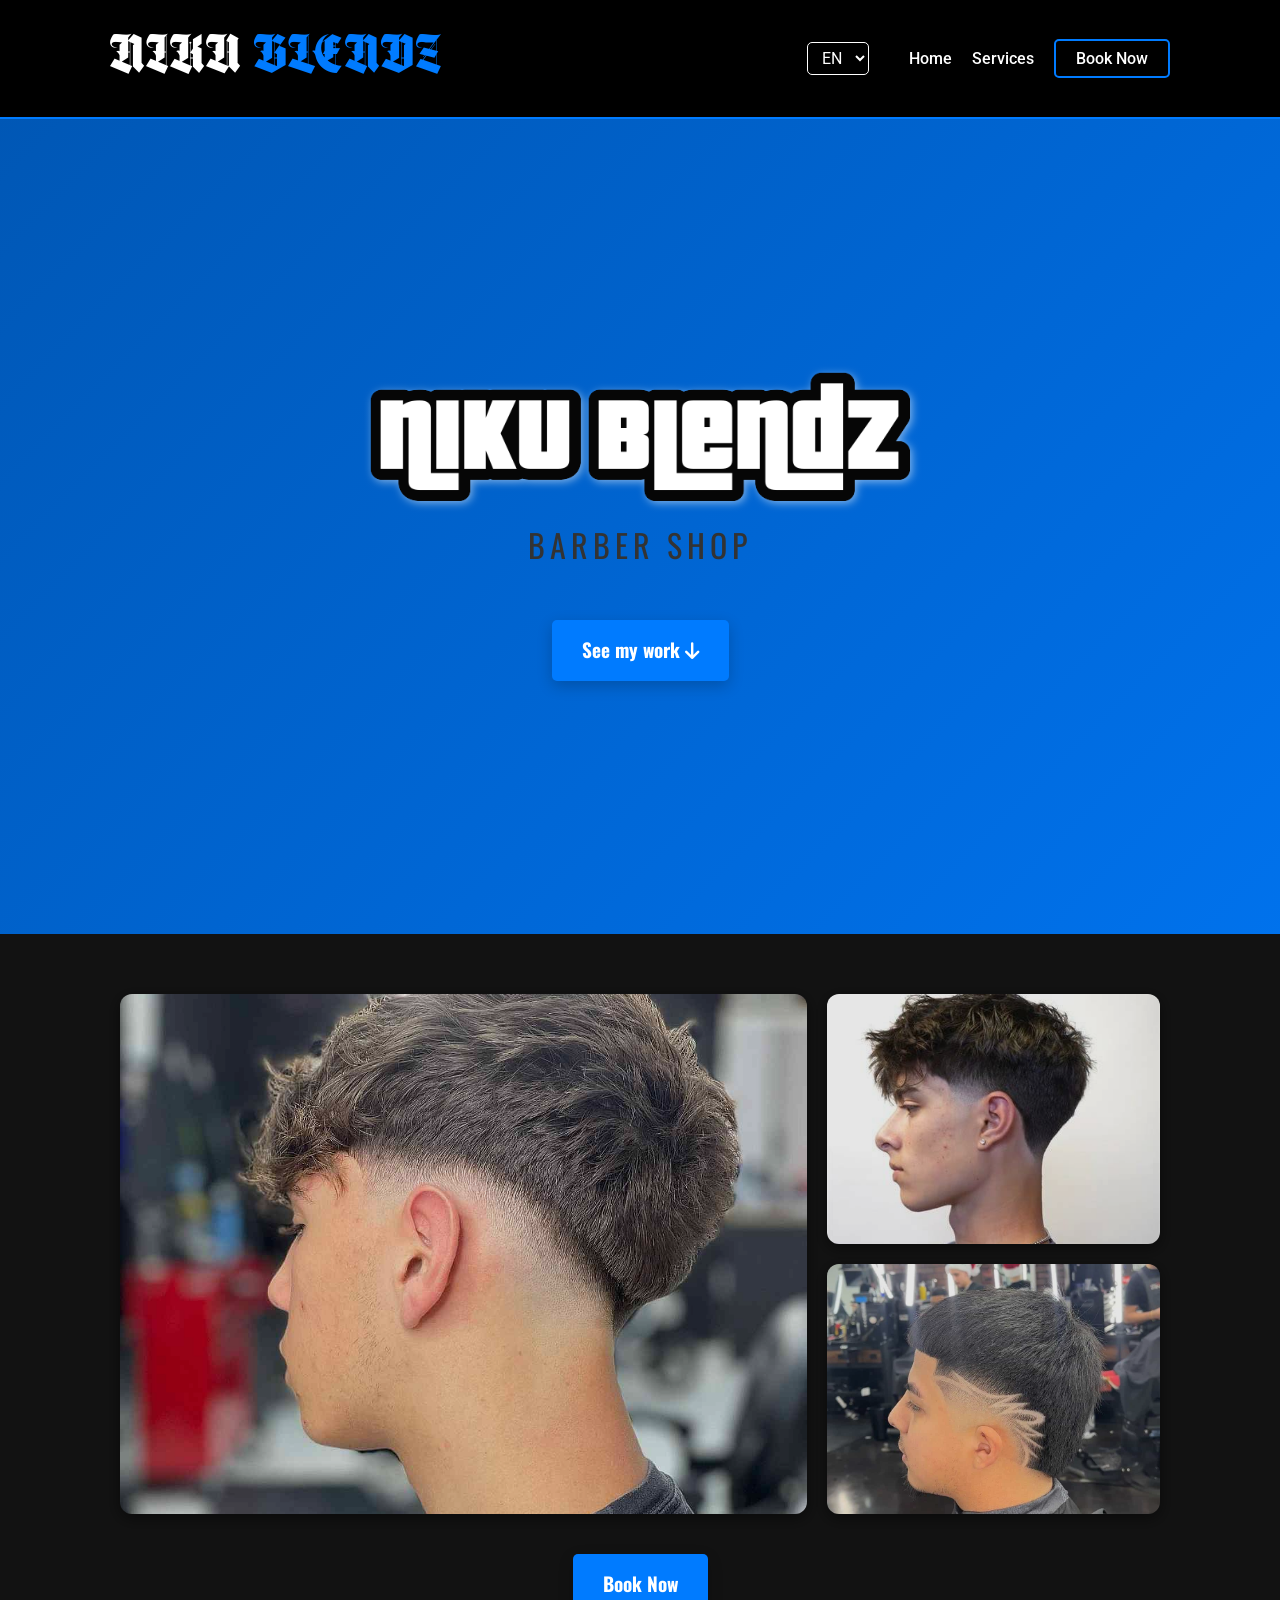
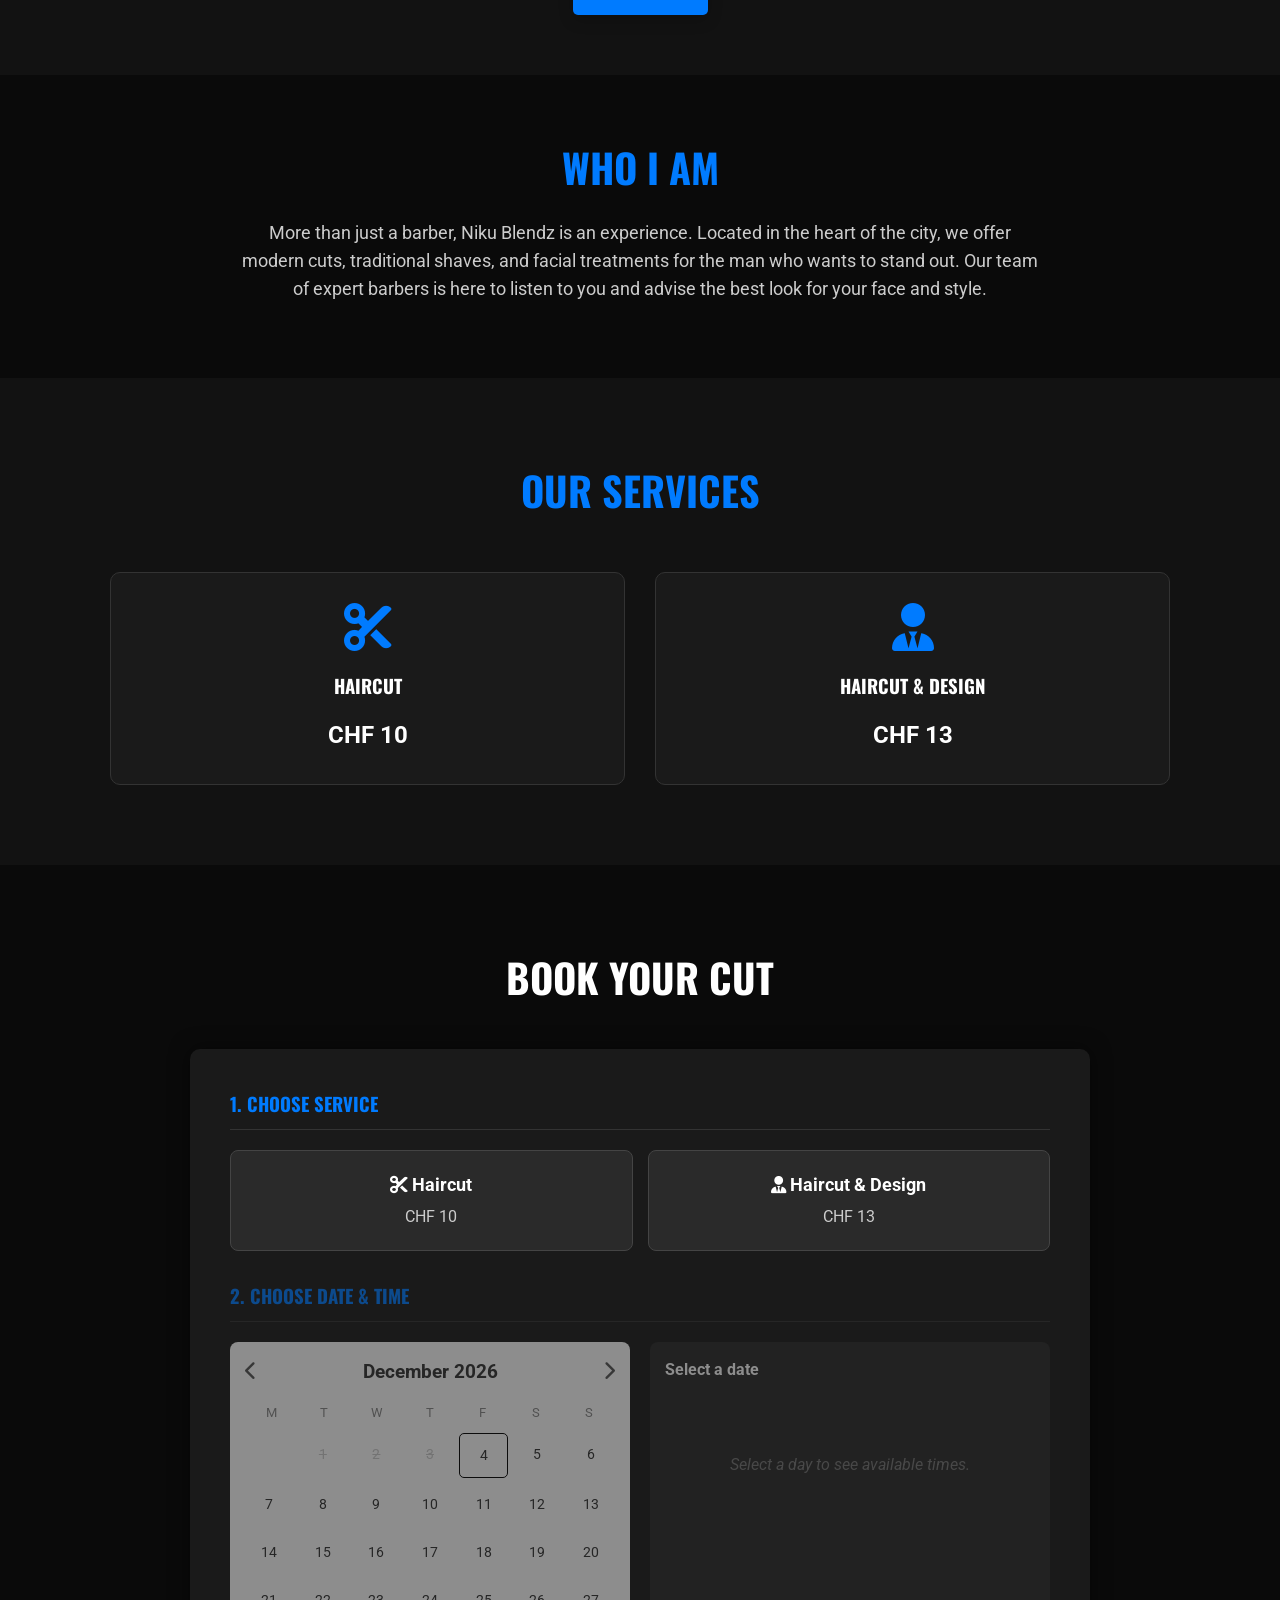
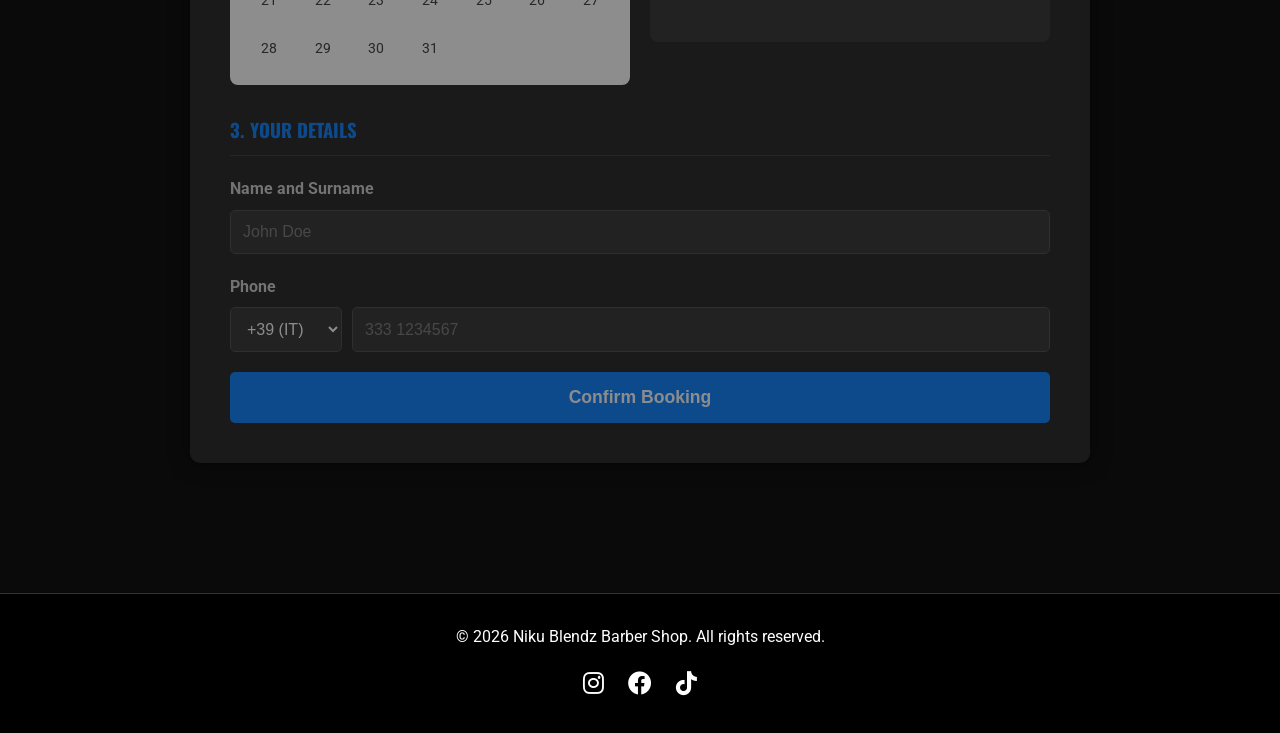
<file: Projects-main/Niku-Blendz/index.html>
<!DOCTYPE html>
<html lang="it">
<head>
    <meta charset="UTF-8">
    <meta name="viewport" content="width=device-width, initial-scale=1.0">
    <title>Niku Blendz - Barber Shop</title>
    <link rel="stylesheet" href="styles.css?v=2">
    <link rel="stylesheet" href="https://cdnjs.cloudflare.com/ajax/libs/font-awesome/6.0.0/css/all.min.css">
    <link href="https://fonts.googleapis.com/css2?family=Kaushan+Script&family=Roboto:wght@400;700&family=Oswald:wght@500;700&display=swap" rel="stylesheet">
</head>
<body>
    <header>
        <div class="container">
            <div class="logo">
                <h1>Niku <span class="accent">Blendz</span></h1>
            </div>
            <nav>
                <div class="lang-selector">
                    <select id="languageSelect">
                        <option value="en">EN</option>
                        <option value="de">DE</option>
                    </select>
                </div>
                <ul>
                    <li><a href="#home" data-lang-key="nav.home">Home</a></li>
                    <li><a href="#services" data-lang-key="nav.services">Services</a></li>
                    <li><a href="#booking" class="btn-nav" data-lang-key="nav.book">Book Now</a></li>
                </ul>
            </nav>
        </div>
    </header>

    <section id="home" class="hero">
        <div class="hero-content">
            <img src="logo.png" alt="Niku Blendz Logo" class="hero-logo">
            <p class="hero-subtitle" data-lang-key="hero.subtitle">Barber Shop</p>
            <a href="#gallery" class="btn-main"><span data-lang-key="hero.cta">See my work</span> <i class="fas fa-arrow-down"></i></a>
        </div>
    </section>

    <section id="gallery" class="gallery">
        <div class="container">
            <!-- Images Only - No Title -->
            <div class="gallery-grid">
                <img src="Low Taper.jpg" alt="Low Taper" class="gallery-img">
                <img src="Taper-Fade.jpg" alt="Taper Fade" class="gallery-img">
                <img src="Design1.jpg" alt="Hair Design 1" class="gallery-img">
                
            </div>

            <div style="text-align: center; margin-top: 40px;">
                <a href="#booking" class="btn-main" data-lang-key="nav.book">Book Now</a>
            </div>
        </div>
    </section>

    <section id="welcome" class="welcome-section">
        <div class="container">
            <div class="welcome-text">
                <h2 data-lang-key="about.title">Who I Am</h2>
                <p data-lang-key="about.text">More than just a barber, Niku Blendz is an experience. Located in the heart of the city, we offer modern cuts, traditional shaves, and facial treatments for the man who wants to stand out. Our team of expert barbers is here to listen to you and advise the best look for your face and style.</p>
            </div>
        </div>
    </section>

    <section id="services" class="services">
        <div class="container">
            <h2 data-lang-key="services.title">Our Services</h2>
            <div class="service-grid">
                <div class="service-card">
                    <i class="fas fa-cut"></i>
                    <h3 data-lang-key="services.haircut">Haircut</h3>
                    
                    <span class="price">CHF 10</span>
                </div>
                <div class="service-card">
                    <i class="fas fa-user-tie"></i>
                    <h3 data-lang-key="services.haircut_design">Haircut & Design</h3>
                    <span class="price">CHF 13</span>
                </div>
            </div>
        </div>
    </section>

    <section id="booking" class="booking">
        <div class="container">
            <h2 data-lang-key="booking.title">Book Your Cut</h2>
            
            <form id="bookingForm">
                <div class="booking-wrapper">
                    <!-- Selezione Servizio -->
                    <div class="form-section">
                        <h3 data-lang-key="booking.step1">1. Choose Service</h3>
                        <div class="service-selection-grid" id="serviceSelection">
                            <div class="service-option" data-value="taglio">
                                <span class="service-name"><i class="fas fa-cut"></i> <span data-lang-key="services.haircut">Haircut</span></span>
                                <span class="service-price">CHF 10</span>
                            </div>
                            <div class="service-option" data-value="completo">
                                <span class="service-name"><i class="fas fa-user-tie"></i> <span data-lang-key="services.haircut_design">Haircut & Design</span></span>
                                <span class="service-price">CHF 13</span>
                            </div>
                        </div>
                        <input type="hidden" id="service" name="service" required>
                    </div>

                    <!-- Calendario e Orari -->
                    <div id="dateTimeSection" class="form-section hidden-section">
                        <h3 data-lang-key="booking.step2">2. Choose Date & Time</h3>
                        <div class="calendar-layout">
                            <!-- Calendario Custom -->
                            <div class="calendar-container">
                                <div class="calendar-header">
                                    <button type="button" id="prevMonth"><i class="fas fa-chevron-left"></i></button>
                                    <h4 id="monthYear">January 2026</h4>
                                    <button type="button" id="nextMonth"><i class="fas fa-chevron-right"></i></button>
                                </div>
                                <div class="calendar-weekdays">
                                    <div data-lang-key="weekday.mon">M</div>
                                    <div data-lang-key="weekday.tue">T</div>
                                    <div data-lang-key="weekday.wed">W</div>
                                    <div data-lang-key="weekday.thu">T</div>
                                    <div data-lang-key="weekday.fri">F</div>
                                    <div data-lang-key="weekday.sat">S</div>
                                    <div data-lang-key="weekday.sun">S</div>
                                </div>
                                <div class="calendar-days" id="calendarDays">
                                    <!-- Days will be generated by JS -->
                                </div>
                            </div>

                            <!-- Orari Disponibili -->
                            <div class="time-slots-container">
                                <h4 id="selectedDateDisplay" data-lang-key="calendar.select_date">Select a date</h4>
                                <div id="timeSlots" class="time-slots-grid">
                                    <!-- Time slots will be generated by JS -->
                                    <p class="placeholder-text" data-lang-key="calendar.placeholder_times">Select a day to see available times.</p>
                                </div>
                            </div>
                        </div>
                        <input type="hidden" id="selectedDate" name="date" required>
                        <input type="hidden" id="selectedTime" name="time" required>
                        <p id="dateTimeError" class="error-msg"></p>
                    </div>

                    <!-- Dati Personali -->
                    <div id="detailsSection" class="form-section hidden-section">
                        <h3 data-lang-key="booking.step3">3. Your Details</h3>
                        <div class="form-group">
                            <label for="name" data-lang-key="booking.details.name">Name and Surname</label>
                            <input type="text" id="name" required placeholder="John Doe">
                        </div>
                        <div class="form-group">
                            <label for="phone" data-lang-key="booking.details.phone">Phone</label>
                            <div class="phone-input-group">
                                <select id="phonePrefix" class="phone-prefix">
                                    <option value="+39" selected>+39 (IT)</option>
                                    <option value="+41">+41 (CH)</option>
                                    <option value="+49">+49 (DE)</option>
                                    <option value="+33">+33 (FR)</option>
                                    <option value="+44">+44 (UK)</option>
                                    <option value="+1">+1 (US)</option>
                                </select>
                                <input type="tel" id="phone" required placeholder="333 1234567">
                            </div>
                        </div>
                        <button type="submit" class="btn-submit" data-lang-key="booking.submit">Confirm Booking</button>
                    </div>
                </div>
            </form>

            <div id="confirmationMessage" class="hidden">
                <i class="fas fa-check-circle"></i>
                <p data-lang-key="booking.confirmation">Thanks! Your booking has been received. We will contact you soon for confirmation.</p>
            </div>
        </div>
    </section>

    <footer>
        <div class="container">
            <p data-lang-key="footer.rights">&copy; 2026 Niku Blendz Barber Shop. All rights reserved.</p>
            <div class="socials">
                <a href="#"><i class="fab fa-instagram"></i></a>
                <a href="#"><i class="fab fa-facebook"></i></a>
                <a href="#"><i class="fab fa-tiktok"></i></a>
            </div>
        </div>
    </footer>

    <script src="script.js?v=2"></script>
</body>
</html>
</file>
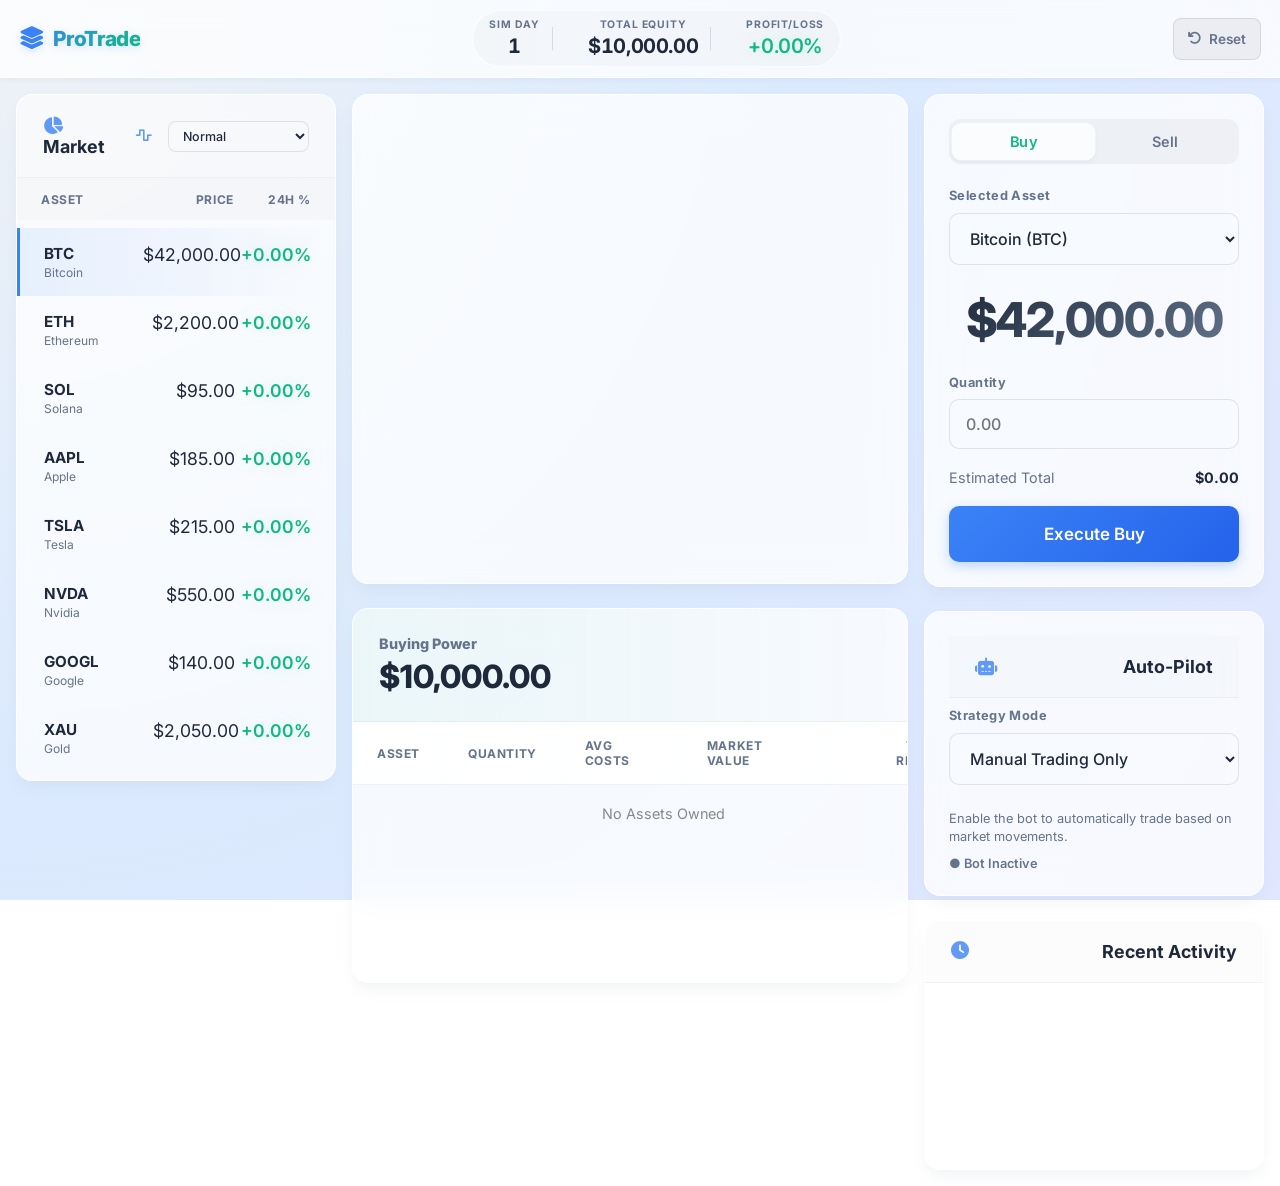
<file: Projects-main/Trading-Simulator/index.html>
<!DOCTYPE html>
<html lang="en">
<head>
    <meta charset="UTF-8">
    <meta name="viewport" content="width=device-width, initial-scale=1.0">
    <title>ProTrade | Advanced Simulator</title>
    <!-- Fonts -->
    <link rel="preconnect" href="https://fonts.googleapis.com">
    <link rel="preconnect" href="https://fonts.gstatic.com" crossorigin>
    <link href="https://fonts.googleapis.com/css2?family=Inter:wght@400;500;600;700;800&display=swap" rel="stylesheet">
    <!-- Icons -->
    <link rel="stylesheet" href="https://cdnjs.cloudflare.com/ajax/libs/font-awesome/6.4.0/css/all.min.css">
    <link rel="stylesheet" href="styles.css">
</head>
<body>

    <!-- Navbar -->
    <header class="top-bar">
        <div class="logo">
            <i class="fas fa-layer-group"></i> ProTrade
        </div>
        
        <div class="stats-group">
            <div class="stat-item">
                <span class="label">Sim Day</span>
                <span id="day-counter" class="value">1</span>
            </div>
            <div class="stat-divider"></div>
            <div class="stat-item">
                <span class="label">Total Equity</span>
                <span id="total-equity" class="value">$10,000.00</span>
            </div>
            <div class="stat-divider"></div>
            <div class="stat-item">
                <span class="label">Profit/Loss</span>
                <span id="total-pl" class="value">0.00%</span>
            </div>
        </div>

        <div class="controls">
            <button id="reset-btn" class="btn-reset" title="Reset Simulation"><i class="fas fa-undo"></i> Reset</button>
        </div>
    </header>

    <!-- Main Grid -->
    <main class="dashboard-grid">
        
        <!-- Left: Market -->
        <section class="panel market-panel">
            <h3>
                <span><i class="fas fa-chart-pie"></i> Market</span>
                <div class="volatility-control" style="font-size: 0.8rem; font-weight: normal;">
                    <i class="fas fa-wave-square"></i>
                    <select id="risk-level" title="Market Volatility">
                        <option value="low">Low Volatility</option>
                        <option value="medium" selected>Normal</option>
                        <option value="high">High Volatility</option>
                    </select>
                </div>
            </h3>
            <div class="market-list-header">
                <span>Asset</span>
                <span style="text-align:right">Price</span>
                <span style="text-align:right">24h %</span>
            </div>
            <div id="market-list" class="market-list">
                <!-- JS Injection -->
            </div>
        </section>

        <!-- Center: Chart & Portfolio -->
        <section class="center-column">
            <!-- Chart -->
            <div class="panel chart-panel">
                <div id="chart-tooltip"></div>
                <canvas id="portfolio-chart"></canvas>
            </div>

            <!-- Holdings -->
            <div class="panel holdings-panel">
                <div class="cash-display">
                    <span style="font-size: 0.9rem; color: var(--text-secondary); display: block; margin-bottom: 5px;">Buying Power</span>
                    <span id="available-cash">$10,000.00</span>
                </div>
                <div class="holdings-table-container">
                    <table class="holdings-table">
                        <thead>
                            <tr>
                                <th>Asset</th>
                                <th>Quantity</th>
                                <th>Avg Costs</th>
                                <th>Market Value</th>
                                <th style="text-align: right;">Total Return</th>
                            </tr>
                        </thead>
                        <tbody id="holdings-list">
                            <!-- JS Injection -->
                        </tbody>
                    </table>
                </div>
            </div>
        </section>

        <!-- Right: Actions -->
        <section class="right-panel">
            
            <!-- Analysis & Trade -->
            <div class="trade-box">
                <div class="tabs">
                    <button class="tab-btn active" data-tab="buy">Buy</button>
                    <button class="tab-btn" data-tab="sell">Sell</button>
                </div>

                <div class="form-group">
                    <label>Selected Asset</label>
                    <select id="trade-asset-select">
                        <!-- JS Injection -->
                    </select>
                </div>

                <div id="trade-price-display" class="price-display-large">$0.00</div>

                <div class="form-group">
                    <label>Quantity</label>
                    <div class="input-wrapper">
                        <input type="number" id="trade-qty" min="0" step="0.01" placeholder="0.00">
                    </div>
                </div>

                <div class="trade-summary" style="display: flex; justify-content: space-between; margin-bottom: 20px; font-size: 0.9rem;">
                    <span style="color: var(--text-secondary)">Estimated Total</span>
                    <strong id="trade-total">$0.00</strong>
                </div>

                <button id="confirm-trade-btn" class="btn-primary">Execute Order</button>
            </div>

            <!-- Strategy Bot -->
            <div class="panel" style="padding: 1.5rem;">
                <h3><i class="fas fa-robot"></i> Auto-Pilot</h3>
                <div class="form-group">
                    <label style="margin-top: 10px;">Strategy Mode</label>
                    <select id="strategy-select">
                        <option value="none">Manual Trading Only</option>
                        <option value="buy-dip">Conservative (Buy Dips)</option>
                        <option value="momentum">Aggressive (Momentum)</option>
                    </select>
                </div>
                <div style="font-size: 0.8rem; color: var(--text-secondary); line-height: 1.4; margin-top: 5px;" id="strategy-desc">
                    Enable the bot to automatically trade based on market movements.
                </div>
                <div id="bot-status" style="margin-top: 10px; font-size: 0.8rem; font-weight: 600; color: var(--text-secondary);">
                    ● Bot Inactive
                </div>
            </div>

            <!-- History -->
            <div class="panel history-box">
                <h3><i class="fas fa-clock"></i> Recent Activity</h3>
                <div id="transaction-list" class="transaction-list">
                    <!-- JS Injection -->
                </div>
            </div>
        </section>
    </main>

    <!-- Toast Container -->
    <div id="toast-container"></div>

    <script src="script.js"></script>
</body>
</html>
</file>
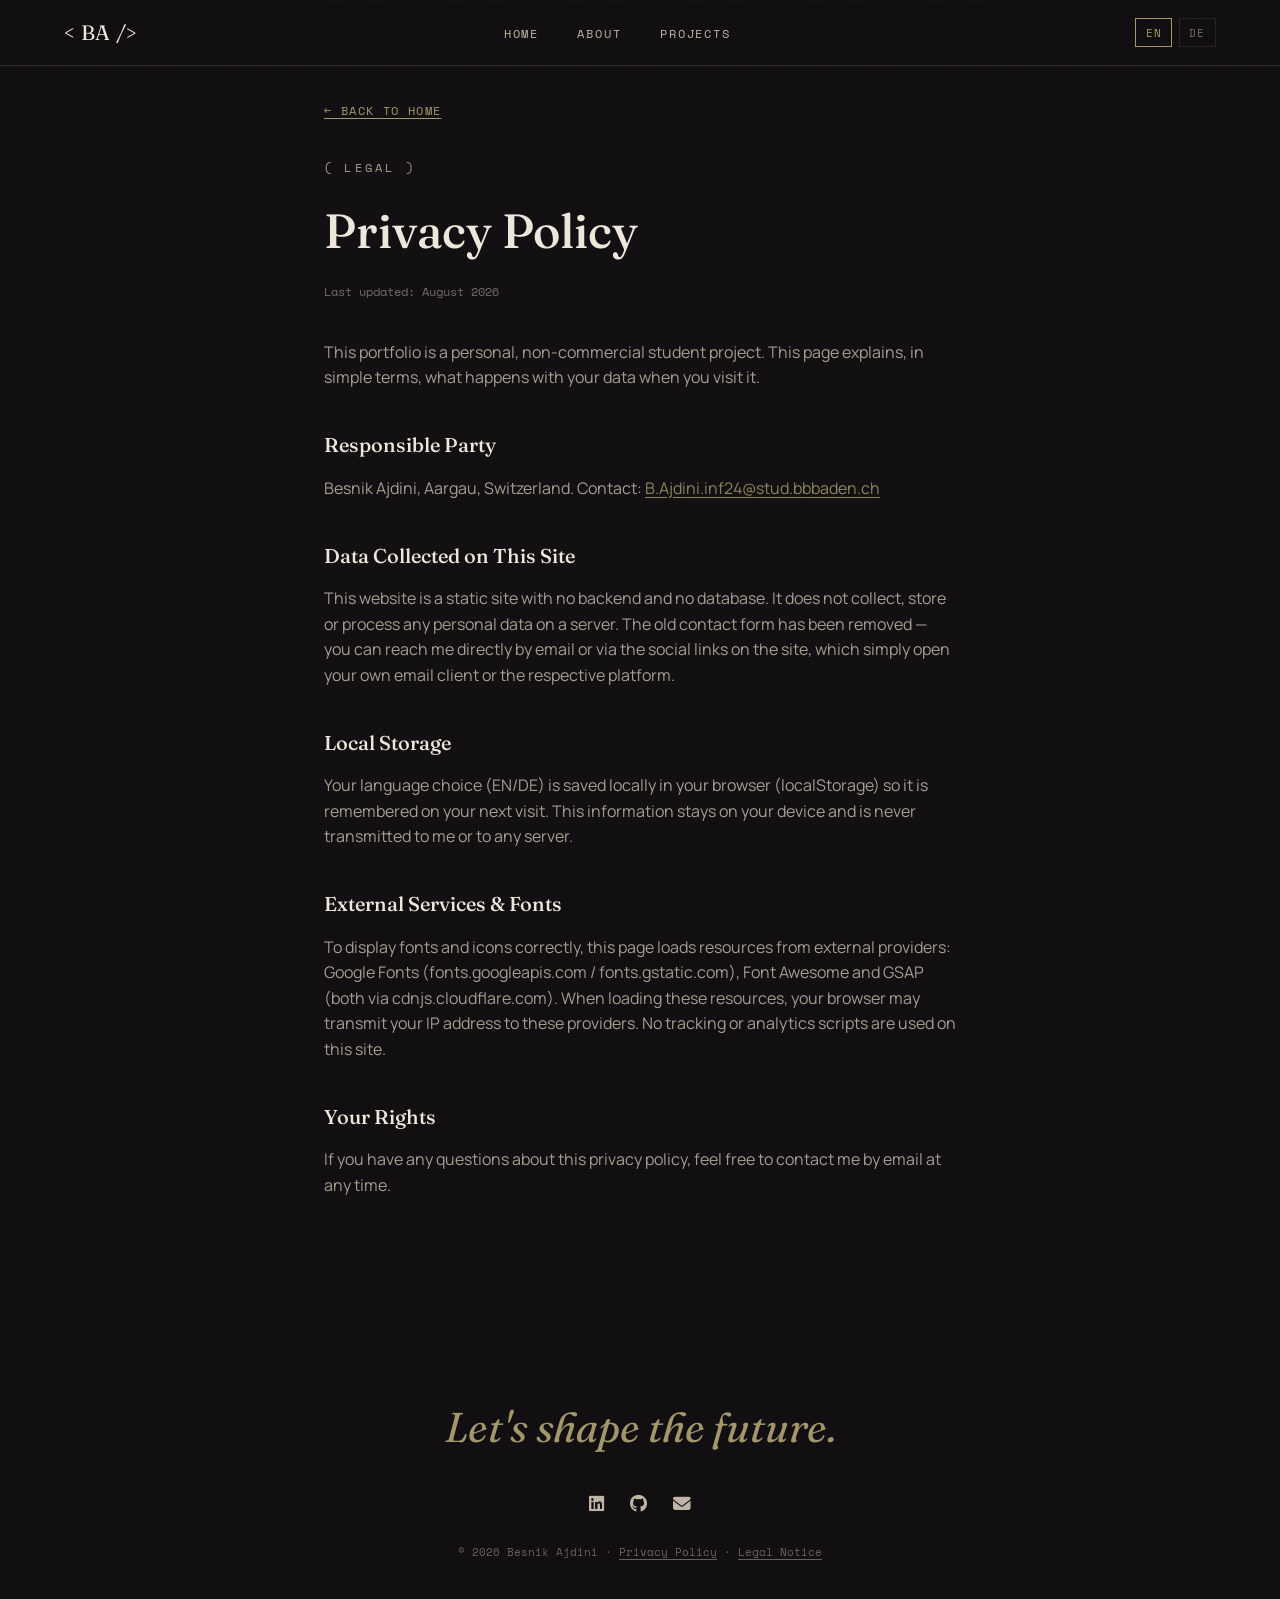
<file: datenschutz.html>
<!DOCTYPE html>
<html lang="en">
<head>
<meta charset="UTF-8">
<meta name="viewport" content="width=device-width, initial-scale=1.0">
<title id="pageTitle">Privacy Policy — Besnik Ajdini</title>
<meta name="description" id="pageDescription" content="Privacy policy for Besnik Ajdini's portfolio website.">

<link rel="icon" type="image/svg+xml" href="images/favicon.svg">

<link rel="preconnect" href="https://fonts.googleapis.com">
<link rel="preconnect" href="https://fonts.gstatic.com" crossorigin>
<link href="https://fonts.googleapis.com/css2?family=Fraunces:ital,opsz,wght@0,9..144,300;0,9..144,400;0,9..144,500;0,9..144,600;1,9..144,400&family=Manrope:wght@400;500;600;700&family=Space+Mono:wght@400;700&display=swap" rel="stylesheet">
<link rel="stylesheet" href="https://cdnjs.cloudflare.com/ajax/libs/font-awesome/6.5.1/css/all.min.css">

<link rel="stylesheet" href="css/style.css">
<style>body{ cursor:auto; }</style>
</head>
<body class="legal-page">

<div class="grain"></div>

<nav id="nav" class="scrolled">
  <a href="index.html" class="brand">&lt; BA /&gt;</a>
  <ul class="nav-links" id="navLinks">
    <li><a href="index.html" data-i18n="nav.home">Home</a></li>
    <li><a href="index.html#about" data-i18n="nav.about">About</a></li>
    <li><a href="index.html#projects" data-i18n="nav.projects">Projects</a></li>
  </ul>
  <div class="lang-switch" id="langSwitch" role="group" aria-label="Language">
    <button type="button" class="lang-btn" data-lang="en" aria-pressed="true">EN</button>
    <button type="button" class="lang-btn" data-lang="de" aria-pressed="false">DE</button>
  </div>
  <button class="nav-toggle" id="navToggle" aria-label="Toggle navigation menu" aria-expanded="false" aria-controls="navLinks">☰</button>
</nav>

<section class="legal-content">
  <a href="index.html" class="legal-back" data-i18n="legal.back">← Back to Home</a>
  <p class="eyebrow" data-i18n="privacy.eyebrow">( Legal )</p>
  <h2 data-i18n="privacy.title">Privacy Policy</h2>
  <span class="legal-updated" data-i18n="privacy.updated">Last updated: August 2026</span>

  <p data-i18n="privacy.intro">This portfolio is a personal, non-commercial student project. This page explains, in simple terms, what happens with your data when you visit it.</p>

  <h3 data-i18n="privacy.s1.title">Responsible Party</h3>
  <p data-i18n="privacy.s1.text">Besnik Ajdini, Aargau, Switzerland. Contact: B.Ajdini.inf24@stud.bbbaden.ch</p>

  <h3 data-i18n="privacy.s2.title">Data Collected on This Site</h3>
  <p data-i18n="privacy.s2.text">This website is a static site with no backend and no database. It does not collect, store or process any personal data on a server. The old contact form has been removed — you can reach me directly by email or via the social links on the site, which simply open your own email client or the respective platform.</p>

  <h3 data-i18n="privacy.s3.title">Local Storage</h3>
  <p data-i18n="privacy.s3.text">Your language choice (EN/DE) is saved locally in your browser (localStorage) so it is remembered on your next visit. This information stays on your device and is never transmitted to me or to any server.</p>

  <h3 data-i18n="privacy.s4.title">External Services & Fonts</h3>
  <p data-i18n="privacy.s4.text">To display fonts and icons correctly, this page loads resources from external providers: Google Fonts (fonts.googleapis.com / fonts.gstatic.com), Font Awesome and GSAP (both via cdnjs.cloudflare.com). When loading these resources, your browser may transmit your IP address to these providers. No tracking or analytics scripts are used on this site.</p>

  <h3 data-i18n="privacy.s5.title">Your Rights</h3>
  <p data-i18n="privacy.s5.text">If you have any questions about this privacy policy, feel free to contact me by email at any time.</p>
</section>

<footer>
  <p class="footer-big footer-big-italic" data-i18n="footer.big">Let's shape the future.</p>
  <div class="footer-socials">
    <a href="https://www.linkedin.com/in/besnik-ajdini-1a6bb539a" target="_blank" rel="noopener"><i class="fa-brands fa-linkedin"></i></a>
    <a href="https://github.com/besnikajdini" target="_blank" rel="noopener"><i class="fa-brands fa-github"></i></a>
    <a href="mailto:B.Ajdini.inf24@stud.bbbaden.ch"><i class="fa-solid fa-envelope"></i></a>
  </div>
  <p class="footer-copy">© <span id="copyYear">2026</span> Besnik Ajdini · <a href="datenschutz.html" data-i18n="footer.privacy">Privacy Policy</a> · <a href="impressum.html" data-i18n="footer.legal">Legal Notice</a></p>
</footer>

<script src="js/i18n.js"></script>
<script>
  document.getElementById('copyYear').textContent = new Date().getFullYear();
  const navToggle = document.getElementById('navToggle');
  const navLinksEl = document.getElementById('navLinks');
  navToggle.addEventListener('click', () => {
    const isOpen = navLinksEl.classList.toggle('open');
    navToggle.setAttribute('aria-expanded', isOpen ? 'true' : 'false');
    navToggle.textContent = isOpen ? '✕' : '☰';
  });
</script>
</body>
</html>
</file>
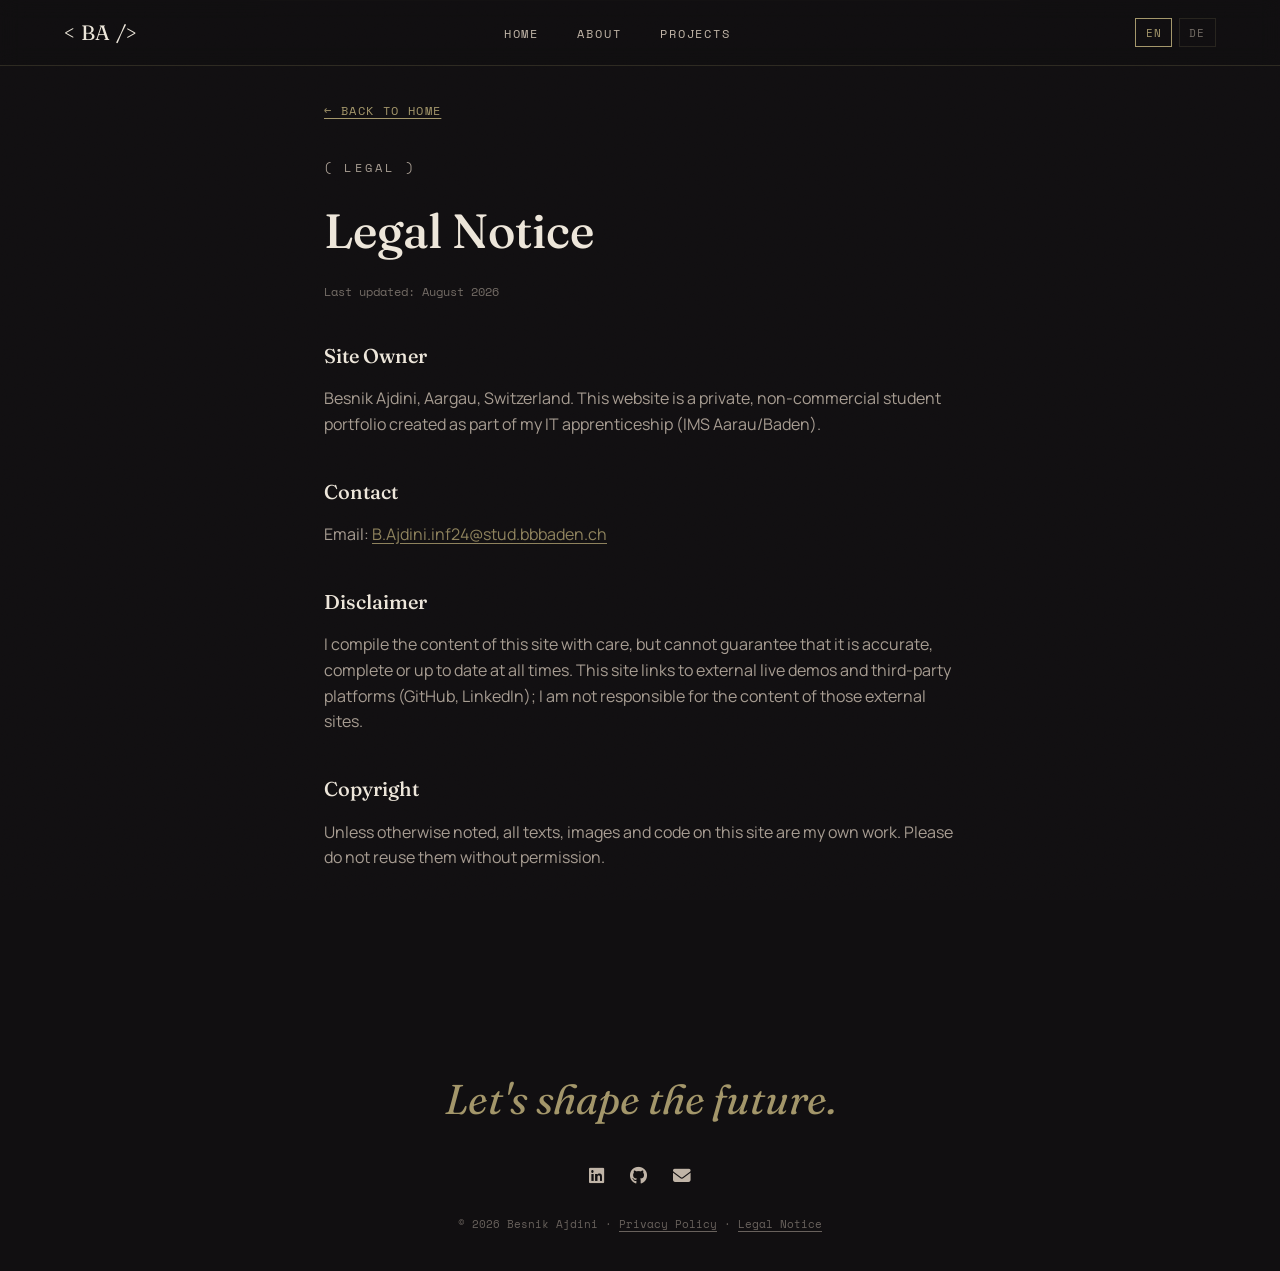
<file: impressum.html>
<!DOCTYPE html>
<html lang="en">
<head>
<meta charset="UTF-8">
<meta name="viewport" content="width=device-width, initial-scale=1.0">
<title id="pageTitle">Legal Notice — Besnik Ajdini</title>
<meta name="description" id="pageDescription" content="Legal notice (Impressum) for Besnik Ajdini's portfolio website.">

<link rel="icon" type="image/svg+xml" href="images/favicon.svg">

<link rel="preconnect" href="https://fonts.googleapis.com">
<link rel="preconnect" href="https://fonts.gstatic.com" crossorigin>
<link href="https://fonts.googleapis.com/css2?family=Fraunces:ital,opsz,wght@0,9..144,300;0,9..144,400;0,9..144,500;0,9..144,600;1,9..144,400&family=Manrope:wght@400;500;600;700&family=Space+Mono:wght@400;700&display=swap" rel="stylesheet">
<link rel="stylesheet" href="https://cdnjs.cloudflare.com/ajax/libs/font-awesome/6.5.1/css/all.min.css">

<link rel="stylesheet" href="css/style.css">
<style>body{ cursor:auto; }</style>
</head>
<body class="legal-page">

<div class="grain"></div>

<nav id="nav" class="scrolled">
  <a href="index.html" class="brand">&lt; BA /&gt;</a>
  <ul class="nav-links" id="navLinks">
    <li><a href="index.html" data-i18n="nav.home">Home</a></li>
    <li><a href="index.html#about" data-i18n="nav.about">About</a></li>
    <li><a href="index.html#projects" data-i18n="nav.projects">Projects</a></li>
  </ul>
  <div class="lang-switch" id="langSwitch" role="group" aria-label="Language">
    <button type="button" class="lang-btn" data-lang="en" aria-pressed="true">EN</button>
    <button type="button" class="lang-btn" data-lang="de" aria-pressed="false">DE</button>
  </div>
  <button class="nav-toggle" id="navToggle" aria-label="Toggle navigation menu" aria-expanded="false" aria-controls="navLinks">☰</button>
</nav>

<section class="legal-content">
  <a href="index.html" class="legal-back" data-i18n="legal.back">← Back to Home</a>
  <p class="eyebrow" data-i18n="legal.eyebrow">( Legal )</p>
  <h2 data-i18n="legal.title">Legal Notice</h2>
  <span class="legal-updated" data-i18n="legal.updated">Last updated: August 2026</span>

  <h3 data-i18n="legal.s1.title">Site Owner</h3>
  <p data-i18n="legal.s1.text">Besnik Ajdini, Aargau, Switzerland. This website is a private, non-commercial student portfolio created as part of my IT apprenticeship (IMS Aarau/Baden).</p>

  <h3 data-i18n="legal.s2.title">Contact</h3>
  <p data-i18n="legal.s2.text">Email: B.Ajdini.inf24@stud.bbbaden.ch</p>

  <h3 data-i18n="legal.s3.title">Disclaimer</h3>
  <p data-i18n="legal.s3.text">I compile the content of this site with care, but cannot guarantee that it is accurate, complete or up to date at all times. This site links to external live demos and third-party platforms (GitHub, LinkedIn); I am not responsible for the content of those external sites.</p>

  <h3 data-i18n="legal.s4.title">Copyright</h3>
  <p data-i18n="legal.s4.text">Unless otherwise noted, all texts, images and code on this site are my own work. Please do not reuse them without permission.</p>
</section>

<footer>
  <p class="footer-big footer-big-italic" data-i18n="footer.big">Let's shape the future.</p>
  <div class="footer-socials">
    <a href="https://www.linkedin.com/in/besnik-ajdini-1a6bb539a" target="_blank" rel="noopener"><i class="fa-brands fa-linkedin"></i></a>
    <a href="https://github.com/besnikajdini" target="_blank" rel="noopener"><i class="fa-brands fa-github"></i></a>
    <a href="mailto:B.Ajdini.inf24@stud.bbbaden.ch"><i class="fa-solid fa-envelope"></i></a>
  </div>
  <p class="footer-copy">© <span id="copyYear">2026</span> Besnik Ajdini · <a href="datenschutz.html" data-i18n="footer.privacy">Privacy Policy</a> · <a href="impressum.html" data-i18n="footer.legal">Legal Notice</a></p>
</footer>

<script src="js/i18n.js"></script>
<script>
  document.getElementById('copyYear').textContent = new Date().getFullYear();
  const navToggle = document.getElementById('navToggle');
  const navLinksEl = document.getElementById('navLinks');
  navToggle.addEventListener('click', () => {
    const isOpen = navLinksEl.classList.toggle('open');
    navToggle.setAttribute('aria-expanded', isOpen ? 'true' : 'false');
    navToggle.textContent = isOpen ? '✕' : '☰';
  });
</script>
</body>
</html>
</file>
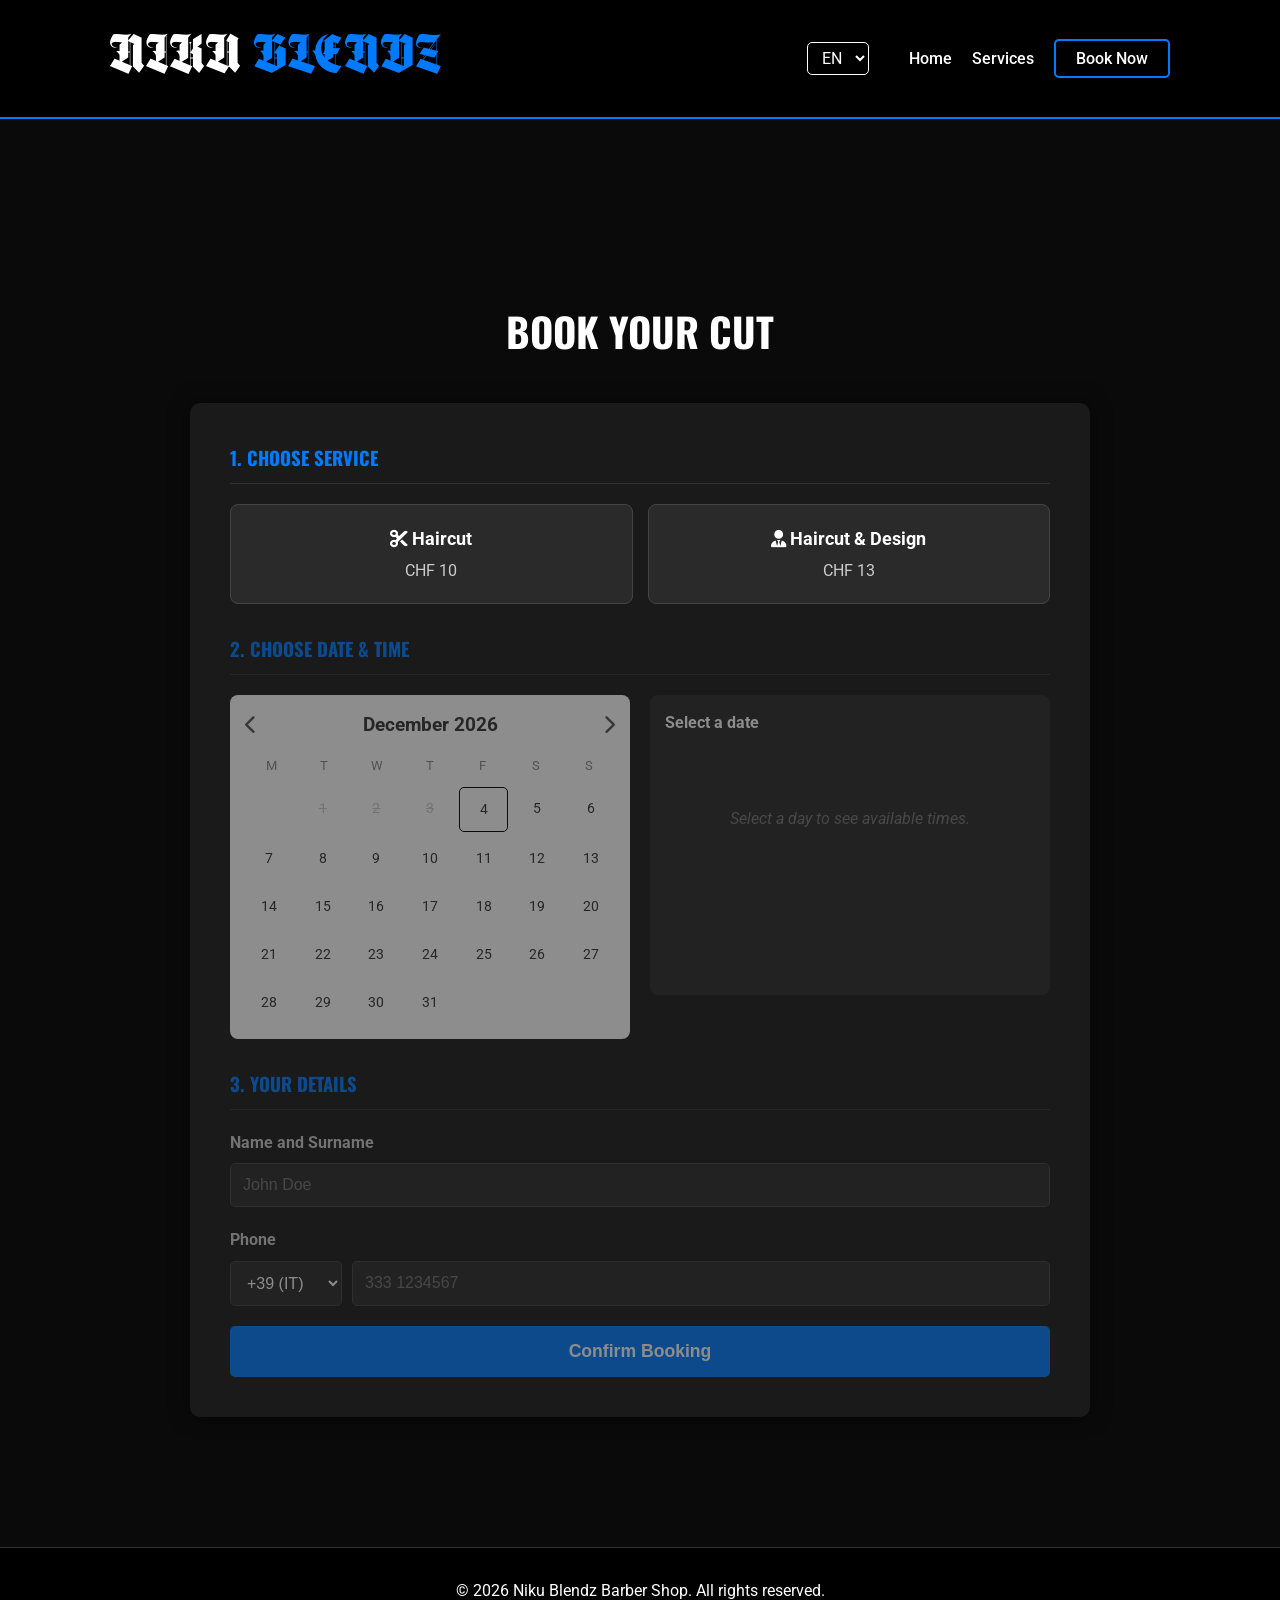
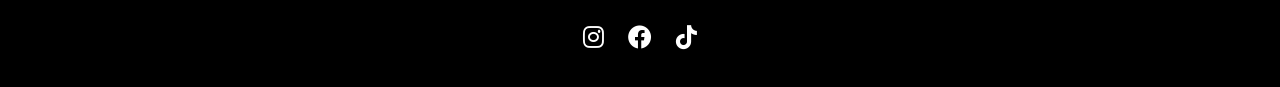
<file: Projects-main/Niku-Blendz/booking.html>
<!DOCTYPE html>
<html lang="en">
<head>
    <meta charset="UTF-8">
    <meta name="viewport" content="width=device-width, initial-scale=1.0">
    <title>Book - Niku Blendz</title>
    <link rel="stylesheet" href="styles.css?v=2">
    <link rel="stylesheet" href="https://cdnjs.cloudflare.com/ajax/libs/font-awesome/6.0.0/css/all.min.css">
    <link href="https://fonts.googleapis.com/css2?family=Kaushan+Script&family=Roboto:wght@400;700&family=Oswald:wght@500;700&display=swap" rel="stylesheet">
</head>
<body>
    <header>
        <div class="container">
            <div class="logo">
                <h1>Niku <span class="accent">Blendz</span></h1>
            </div>
            <nav>
                <div class="lang-selector">
                    <select id="languageSelect">
                        <option value="en">EN</option>
                        <option value="de">DE</option>
                    </select>
                </div>
                <ul>
                    <li><a href="index.html" data-lang-key="nav.home">Home</a></li>
                    <li><a href="index.html#services" data-lang-key="nav.services">Services</a></li>
                    <li><a href="booking.html" class="btn-nav" data-lang-key="nav.book">Book Now</a></li>
                </ul>
            </nav>
        </div>
    </header>

    <div style="height: 100px;"></div> <!-- Spacer -->

    <section id="booking" class="booking">
        <div class="container">
            <h2 data-lang-key="booking.title">Book Your Cut</h2>
            
            <form id="bookingForm">
                <div class="booking-wrapper">
                    <!-- Selezione Servizio -->
                    <div class="form-section">
                        <h3 data-lang-key="booking.step1">1. Choose Service</h3>
                        <div class="service-selection-grid" id="serviceSelection">
                            <div class="service-option" data-value="taglio">
                                <span class="service-name"><i class="fas fa-cut"></i> <span data-lang-key="services.haircut">Haircut</span></span>
                                <span class="service-price">CHF 10</span>
                            </div>
                            <div class="service-option" data-value="completo">
                                <span class="service-name"><i class="fas fa-user-tie"></i> <span data-lang-key="services.haircut_design">Haircut & Design</span></span>
                                <span class="service-price">CHF 13</span>
                            </div>
                        </div>
                        <input type="hidden" id="service" name="service" required>
                    </div>

                    <!-- Calendario e Orari -->
                    <div id="dateTimeSection" class="form-section hidden-section">
                        <h3 data-lang-key="booking.step2">2. Choose Date & Time</h3>
                        <div class="calendar-layout">
                            <!-- Calendario Custom -->
                            <div class="calendar-container">
                                <div class="calendar-header">
                                    <button type="button" id="prevMonth"><i class="fas fa-chevron-left"></i></button>
                                    <h4 id="monthYear">January 2026</h4>
                                    <button type="button" id="nextMonth"><i class="fas fa-chevron-right"></i></button>
                                </div>
                                <div class="calendar-weekdays">
                                    <div data-lang-key="weekday.mon">M</div>
                                    <div data-lang-key="weekday.tue">T</div>
                                    <div data-lang-key="weekday.wed">W</div>
                                    <div data-lang-key="weekday.thu">T</div>
                                    <div data-lang-key="weekday.fri">F</div>
                                    <div data-lang-key="weekday.sat">S</div>
                                    <div data-lang-key="weekday.sun">S</div>
                                </div>
                                <div class="calendar-days" id="calendarDays">
                                    <!-- Days will be generated by JS -->
                                </div>
                            </div>

                            <!-- Orari Disponibili -->
                            <div class="time-slots-container">
                                <h4 id="selectedDateDisplay" data-lang-key="calendar.select_date">Select a date</h4>
                                <div id="timeSlots" class="time-slots-grid">
                                    <!-- Time slots will be generated by JS -->
                                    <p class="placeholder-text" data-lang-key="calendar.placeholder_times">Select a day to see available times.</p>
                                </div>
                            </div>
                        </div>
                        <input type="hidden" id="selectedDate" name="date" required>
                        <input type="hidden" id="selectedTime" name="time" required>
                        <p id="dateTimeError" class="error-msg"></p>
                    </div>

                    <!-- Dati Personali -->
                    <div id="detailsSection" class="form-section hidden-section">
                        <h3 data-lang-key="booking.step3">3. Your Details</h3>
                        <div class="form-group">
                            <label for="name" data-lang-key="booking.details.name">Name and Surname</label>
                            <input type="text" id="name" required placeholder="John Doe">
                        </div>
                        <div class="form-group">
                            <label for="phone" data-lang-key="booking.details.phone">Phone</label>
                            <div class="phone-input-group">
                                <select id="phonePrefix" class="phone-prefix">
                                    <option value="+39" selected>+39 (IT)</option>
                                    <option value="+41">+41 (CH)</option>
                                    <option value="+49">+49 (DE)</option>
                                    <option value="+33">+33 (FR)</option>
                                    <option value="+44">+44 (UK)</option>
                                    <option value="+1">+1 (US)</option>
                                </select>
                                <input type="tel" id="phone" required placeholder="333 1234567">
                            </div>
                        </div>
                        <button type="submit" class="btn-submit" data-lang-key="booking.submit">Confirm Booking</button>
                    </div>
                </div>
            </form>

            <div id="confirmationMessage" class="hidden">
                <i class="fas fa-check-circle"></i>
                <p data-lang-key="booking.confirmation">Thanks! Your booking has been received. We will contact you soon for confirmation.</p>
            </div>
        </div>
    </section>
    
    <footer>
        <div class="container">
            <p data-lang-key="footer.rights">&copy; 2026 Niku Blendz Barber Shop. All rights reserved.</p>
            <div class="socials">
                <a href="#"><i class="fab fa-instagram"></i></a>
                <a href="#"><i class="fab fa-facebook"></i></a>
                <a href="#"><i class="fab fa-tiktok"></i></a>
            </div>
        </div>
    </footer>

    <script src="script.js?v=2"></script>
</body>
</html>
</file>
<file: Projects-main/Niku-Blendz/styles.css>
@font-face {
    font-family: 'Black Brave';
    src: url('BlackBrave-Regular.ttf') format('truetype');
    font-weight: normal;
    font-style: normal;
}

:root {
    --primary-color: #007bff; /* Blue */
    --secondary-color: #0a0a0a; /* Black/Dark Background */
    --text-color: #ffffff;
    --card-bg: #1a1a1a;
    --accent-hover: #0056b3;
    --font-heading: 'Oswald', sans-serif;
    --font-body: 'Roboto', sans-serif;
}

* {
    box-sizing: border-box;
    margin: 0;
    padding: 0;
}

body {
    font-family: var(--font-body);
    background-color: var(--secondary-color);
    color: var(--text-color);
    line-height: 1.6;
}

.container {
    max-width: 1100px;
    margin: 0 auto;
    padding: 0 20px;
}

h1, h2, h3 {
    font-family: var(--font-heading);
    text-transform: uppercase;
}

/* Header */
header {
    background-color: #000;
    padding: 20px 0;
    position: sticky;
    top: 0;
    z-index: 1000;
    border-bottom: 2px solid var(--primary-color);
}

header .container {
    display: flex;
    justify-content: space-between;
    align-items: center;
}

.logo h1 {
    font-family: 'Black Brave', sans-serif;
    font-size: 3rem; 
    color: #fff;
    letter-spacing: 2px;
    font-weight: normal;
}

.logo .accent {
    color: var(--primary-color);
}

nav {
    display: flex;
    align-items: center;
}

nav ul {
    list-style: none;
    display: flex;
    align-items: center;
}

nav ul li {
    margin-left: 20px;
}

nav a {
    color: #fff;
    text-decoration: none;
    font-weight: 500;
    transition: color 0.3s;
}

nav a:hover {
    color: var(--primary-color);
}

.btn-nav {
    border: 2px solid var(--primary-color);
    padding: 8px 20px;
    border-radius: 5px;
}

/* Language Selector */
.lang-selector {
    margin-right: 20px;
}

.lang-selector select {
    background-color: transparent;
    border: 1px solid #fff;
    color: #fff;
    padding: 5px 10px;
    border-radius: 5px;
    cursor: pointer;
    font-family: var(--font-body);
}

.lang-selector select option {
    background-color: #000;
    color: #fff;
}



/* Hero Section */
.hero {
    height: 80vh;
    background: linear-gradient(rgba(0,0,0,0.7), rgba(0,0,0,0.7)), url('https://images.unsplash.com/photo-1585747860715-2ba37e788b70?ixlib=rb-1.2.1&auto=format&fit=crop&w=1353&q=80');
    background-size: cover;
    /* Old hero styles removed/overwritten */
    display: none; 
}

/* NEW Dynamic Hero Section */
.hero {
    height: 100vh;
    background: linear-gradient(-45deg, #ffffff, #e6f2ff, #007bff, #0056b3);
    background-size: 400% 400%;
    animation: gradientBG 15s ease infinite;
    display: flex;
    align-items: center;
    justify-content: center;
    text-align: center;
    position: relative;
    /* Move behind header */
    margin-top: -85px; 
    padding-top: 85px;
}

@keyframes gradientBG {
    0% { background-position: 0% 50%; }
    50% { background-position: 100% 50%; }
    100% { background-position: 0% 50%; }
}

.hero-logo {
    width: 600px;
    max-width: 90%;
    height: auto;
    margin-bottom: 10px;
    animation: fadeInDown 1.5s ease-out;
    filter: drop-shadow(2px 2px 4px rgba(255,255,255,0.5));
}

.hero-title {
    font-family: 'Black Brave', sans-serif;
    font-size: 8rem; 
    color: #000; /* Black text */
    margin-bottom: 10px;
    text-shadow: 2px 2px 4px rgba(255,255,255,0.5);
    animation: fadeInDown 1.5s ease-out;
}

.hero-subtitle {
    font-family: 'Oswald', sans-serif;
    font-size: 2rem;
    color: #333;
    letter-spacing: 5px;
    text-transform: uppercase;
    margin-bottom: 50px;
    animation: fadeInUp 1.5s ease-out 0.5s backwards;
}

.hero-content {
    z-index: 1;
}

/* Animations */
@keyframes fadeInDown {
    from { opacity: 0; transform: translateY(-50px); }
    to { opacity: 1; transform: translateY(0); }
}

@keyframes fadeInUp {
    from { opacity: 0; transform: translateY(50px); }
    to { opacity: 1; transform: translateY(0); }
}

.btn-main {
    display: inline-block;
    background-color: #000;
    color: #fff;
    padding: 15px 40px;
    text-decoration: none;
    font-weight: bold;
    border-radius: 30px;
    transition: all 0.3s;
    font-family: var(--font-heading);
    font-size: 1.2rem;
    box-shadow: 0 5px 15px rgba(0,0,0,0.2);
    animation: fadeInUp 1.5s ease-out 1s backwards;
}

.btn-main:hover {
    background-color: var(--primary-color);
    transform: translateY(-3px);
    box-shadow: 0 10px 20px rgba(0,123,255,0.3);
}


/* Welcome Section */
.welcome-section {
    padding: 60px 0;
    background-color: var(--secondary-color);
    text-align: center;
}

.welcome-text {
    max-width: 800px;
    margin: 0 auto;
}

.welcome-text h2 {
    font-size: 2.5rem;
    margin-bottom: 20px;
    color: var(--primary-color);
}

.welcome-text p {
    margin-bottom: 15px;
    font-size: 1.1rem;
    color: #ccc;
}

/* Gallery Section */
.gallery {
    padding: 60px 0;
    background-color: #121212;
}

.gallery h2 {
    text-align: center;
    font-size: 2.5rem;
    margin-bottom: 40px;
    color: #fff;
}

.gallery-grid {
    display: grid;
    grid-template-columns: repeat(3, 1fr);
    grid-auto-rows: 250px;
    gap: 20px;
    padding: 0 10px;
}

.gallery-grid img {
    width: 100%;
    height: 100%;
    object-fit: cover;
    border-radius: 12px;
    transition: all 0.5s ease;
    filter: brightness(0.9);
    box-shadow: 0 4px 15px rgba(0,0,0,0.5);
}

.gallery-grid img:hover {
    transform: scale(1.02);
    filter: brightness(1.1);
    z-index: 2;
    box-shadow: 0 10px 25px rgba(0, 123, 255, 0.4);
}

/* "Wow" Layout for 4 images */
.gallery-grid img:nth-child(1) {
    grid-column: span 2;
    grid-row: span 2;
}

.gallery-grid img:nth-child(2) {
    grid-column: span 1;
    grid-row: span 1;
}

.gallery-grid img:nth-child(3) {
    grid-column: span 1;
    grid-row: span 1;
}

.gallery-grid img:nth-child(4) {
    grid-column: span 3;
    grid-row: span 1;
    height: 300px;
    object-position: center 30%; /* Adjust focus */
}

/* Mobile Responsiveness */
@media (max-width: 768px) {
    .gallery-grid {
        grid-template-columns: 1fr;
        grid-auto-rows: 300px;
    }

    .gallery-grid img:nth-child(1),
    .gallery-grid img:nth-child(2),
    .gallery-grid img:nth-child(3),
    .gallery-grid img:nth-child(4) {
        grid-column: span 1;
        grid-row: span 1;
    }
}


.btn-main {
    display: inline-block;
    background-color: var(--primary-color);
    color: #fff;
    padding: 15px 30px;
    text-decoration: none;
    font-weight: bold;
    border-radius: 5px;
    transition: background 0.3s;
    font-family: var(--font-heading);
    font-size: 1.2rem;
}

.btn-main:hover {
    background-color: var(--accent-hover);
}

/* Services */
.services {
    padding: 80px 0;
    background-color: #121212;
}

.services h2 {
    text-align: center;
    font-size: 2.5rem;
    margin-bottom: 50px;
    color: var(--primary-color);
}

.service-grid {
    display: grid;
    grid-template-columns: repeat(auto-fit, minmax(250px, 1fr));
    gap: 30px;
}

.service-card {
    background-color: var(--card-bg);
    padding: 30px;
    border-radius: 10px;
    text-align: center;
    transition: transform 0.3s, box-shadow 0.3s;
    border: 1px solid #333;
}

.service-card:hover {
    transform: translateY(-5px);
    box-shadow: 0 5px 15px rgba(0, 123, 255, 0.2);
    border-color: var(--primary-color);
}

.service-card i {
    font-size: 3rem;
    color: var(--primary-color);
    margin-bottom: 20px;
}

.service-card h3 {
    margin-bottom: 15px;
}

.service-card .price {
    display: block;
    margin-top: 15px;
    font-size: 1.5rem;
    font-weight: bold;
    color: #fff;
}

/* Booking Section */
.booking {
    padding: 80px 0;
}

.booking h2 {
    text-align: center;
    margin-bottom: 40px;
    font-size: 2.5rem;
}

form {
    max-width: 900px; /* Increased width for new layout */
    margin: 0 auto;
    background-color: var(--card-bg);
    padding: 40px;
    border-radius: 10px;
    box-shadow: 0 0 20px rgba(0,0,0,0.5);
}

.booking-wrapper {
    display: flex;
    flex-direction: column;
    gap: 30px;
}

.form-section h3 {
    margin-bottom: 20px;
    color: var(--primary-color);
    border-bottom: 1px solid #333;
    padding-bottom: 10px;
}

/* Service Selection Buttons */
.service-selection-grid {
    display: grid;
    grid-template-columns: repeat(auto-fit, minmax(200px, 1fr));
    gap: 15px;
}

.service-option {
    background-color: #2a2a2a;
    border: 1px solid #444;
    padding: 20px;
    border-radius: 8px;
    cursor: pointer;
    transition: all 0.3s;
    display: flex;
    flex-direction: column;
    align-items: center;
    text-align: center;
}

.service-option:hover {
    border-color: var(--primary-color);
    transform: translateY(-2px);
}

.service-option.selected {
    background-color: var(--primary-color);
    border-color: var(--primary-color);
    color: #fff;
    box-shadow: 0 0 15px rgba(0, 123, 255, 0.4);
}

.service-option .service-name {
    font-size: 1.1rem;
    font-weight: bold;
    margin-bottom: 5px;
}

.service-option .service-price {
    font-size: 1rem;
    color: #ccc;
}

.service-option.selected .service-price {
    color: #fff;
}

.hidden-section {
    opacity: 0.5;
    pointer-events: none;
    /* We don't hide it completely to show the user what's coming, strictly speaking 'display: none' works too but opacity hints steps */
}

/* Custom Calendar Layout */
.calendar-layout {
    display: flex;
    flex-direction: column;
    gap: 20px;
}

@media (min-width: 768px) {
    .calendar-layout {
        flex-direction: row;
        align-items: flex-start;
    }
}

/* Calendar Styles */
.calendar-container {
    background-color: #fff; /* Light theme for calendar as requested/implied */
    color: #333;
    border-radius: 8px;
    padding: 15px;
    flex: 1;
    min-width: 300px;
}

.calendar-header {
    display: flex;
    justify-content: space-between;
    align-items: center;
    margin-bottom: 15px;
}

.calendar-header h4 {
    margin: 0;
    font-size: 1.2rem;
    font-family: var(--font-body); /* More standard font for calendar */
    font-weight: bold;
}

.calendar-header button {
    background: none;
    border: none;
    font-size: 1.2rem;
    cursor: pointer;
    color: #555;
}

.calendar-weekdays {
    display: grid;
    grid-template-columns: repeat(7, 1fr);
    text-align: center;
    font-size: 0.8rem;
    color: #888;
    margin-bottom: 10px;
}

.calendar-days {
    display: grid;
    grid-template-columns: repeat(7, 1fr);
    gap: 5px;
}

.calendar-day {
    padding: 10px 5px;
    text-align: center;
    cursor: pointer;
    border-radius: 5px;
    font-size: 0.9rem;
    transition: background 0.2s;
}

.calendar-day:hover:not(.disabled) {
    background-color: #f0f0f0;
}

.calendar-day.selected {
    background-color: #000; /* Black for selected as per image */
    color: #fff;
    font-weight: bold;
}

.calendar-day.disabled {
    color: #ccc;
    cursor: not-allowed;
    text-decoration: line-through;
}

.calendar-day.today {
    border: 1px solid #000;
}

/* Time Slots Styles */
.time-slots-container {
    flex: 1;
    padding: 15px;
    background-color: #2a2a2a; /* Keep dark to blend with form, or make light? Let's make it distinct */
    border-radius: 8px;
    min-height: 300px;
}

.time-slots-container h4 {
    margin-bottom: 20px;
    color: #fff;
    font-family: var(--font-body);
}

.time-slots-grid {
    display: flex; /* Or grid */
    flex-wrap: wrap;
    gap: 10px;
}

.time-btn {
    background-color: transparent;
    border: 1px solid #555;
    color: #fff;
    padding: 10px 20px;
    border-radius: 5px;
    cursor: pointer;
    transition: all 0.2s;
    font-size: 1rem;
    flex: 1 0 30%; /* grow, shrink, basis */
    max-width: 120px;
    text-align: center;
}

.time-btn:hover {
    border-color: var(--primary-color);
    color: var(--primary-color);
}

.time-btn.selected {
    background-color: var(--primary-color);
    border-color: var(--primary-color);
    color: #fff;
}

.placeholder-text {
    color: #777;
    font-style: italic;
    width: 100%;
    text-align: center;
    margin-top: 50px;
}

.form-group {
    margin-bottom: 20px;
}

label {
    display: block;
    margin-bottom: 8px;
    font-weight: bold;
    color: #ccc;
}

input, select {
    width: 100%;
    padding: 12px;
    background-color: #2a2a2a;
    border: 1px solid #444;
    color: #fff;
    border-radius: 5px;
    font-size: 1rem;
}

input:focus, select:focus {
    outline: none;
    border-color: var(--primary-color);
}

.phone-input-group {
    display: flex;
    gap: 10px;
}

.phone-prefix {
    width: auto;
    min-width: 110px;
    flex-shrink: 0;
}

.btn-submit {
    width: 100%;
    padding: 15px;
    background-color: var(--primary-color);
    color: white;
    border: none;
    border-radius: 5px;
    font-size: 1.1rem;
    font-weight: bold;
    cursor: pointer;
    transition: background 0.3s;
}

.btn-submit:hover {
    background-color: var(--accent-hover);
}

.hidden {
    display: none;
}

#confirmationMessage {
    text-align: center;
    background-color: rgba(40, 167, 69, 0.2);
    border: 1px solid #28a745;
    padding: 20px;
    border-radius: 5px;
    margin-top: 20px;
}

#confirmationMessage i {
    font-size: 3rem;
    color: #28a745;
    margin-bottom: 10px;
}

/* Footer */
footer {
    background-color: #000;
    padding: 30px 0;
    text-align: center;
    border-top: 1px solid #333;
    margin-top: 50px;
}

.socials {
    margin-top: 15px;
}

.socials a {
    color: #fff;
    margin: 0 10px;
    font-size: 1.5rem;
    transition: color 0.3s;
}

.socials a:hover {
    color: var(--primary-color);
}

/* Responsive */
@media (max-width: 768px) {
    .container {
        padding: 0 15px;
    }
    
    .hero-title {
        font-size: 4rem;
    }
    
    .hero-subtitle {
        font-size: 1.2rem;
    }

    .form-group-row {
        flex-direction: column;
        gap: 0;
    }

    nav ul {
        display: none; /* simple hide for mobile, normally would use a hamburger menu */
    }
    
    .logo {
        margin: 0 auto;
    }
}
</file>
<file: Projects-main/Trading-Simulator/styles.css>
:root {
    /* Ultra Modern Palette */
    --bg-gradient: radial-gradient(circle at 0% 0%, #eef2f6 0%, #dbeafe 50%, #e0e7ff 100%);
    --panel-bg: rgba(255, 255, 255, 0.75);
    --panel-border: 1px solid rgba(255, 255, 255, 0.8);
    --text-primary: #1e293b;
    --text-secondary: #64748b;
    --accent-color: #3b82f6; /* Blue 500 */
    --accent-hover: #2563eb; /* Blue 600 */
    --success-color: #10b981; /* Emerald 500 */
    --danger-color: #ef4444; /* Red 500 */
    --warning-color: #f59e0b; /* Amber 500 */
    --shadow-sm: 0 2px 4px rgba(148, 163, 184, 0.1);
    --shadow-md: 0 8px 16px -4px rgba(148, 163, 184, 0.15);
    --shadow-lg: 0 20px 25px -5px rgba(148, 163, 184, 0.15), 0 8px 10px -6px rgba(148, 163, 184, 0.1);
    --font-family: 'Inter', system-ui, -apple-system, sans-serif;
    --radius: 16px;
    --glass-blur: 16px;
}

* { box-sizing: border-box; }

body {
    margin: 0;
    font-family: var(--font-family);
    font-size: clamp(16px, 0.2vw + 15px, 18px);
    background: var(--bg-gradient);
    background-attachment: fixed; /* Fix gradient on scroll */
    color: var(--text-primary);
    min-height: 100vh;
    display: flex;
    flex-direction: column;
    overflow-x: hidden;
    overflow-y: auto;
    transition: color 0.4s ease;
}

button { font-family: inherit; }

/* Scrollbar styling */
::-webkit-scrollbar { width: 6px; height: 6px; }
::-webkit-scrollbar-track { background: transparent; }
::-webkit-scrollbar-thumb { background: var(--text-secondary); border-radius: 10px; opacity: 0.2; }
::-webkit-scrollbar-thumb:hover { background: var(--accent-color); }

/* --- Component Styles --- */

/* Header */
.top-bar {
    height: 78px;
    background: var(--panel-bg);
    backdrop-filter: blur(var(--glass-blur));
    -webkit-backdrop-filter: blur(var(--glass-blur));
    border-bottom: var(--panel-border);
    display: flex;
    align-items: center;
    justify-content: space-between;
    padding: 0 2.25rem;
    box-shadow: var(--shadow-sm);
    z-index: 50;
    flex-shrink: 0;
}

.logo {
    font-size: 1.75rem;
    font-weight: 800;
    letter-spacing: -0.03em;
    background: linear-gradient(135deg, var(--accent-color), var(--success-color));
    -webkit-background-clip: text;
    background-clip: text;
    -webkit-text-fill-color: transparent;
    display: flex;
    align-items: center;
    gap: 0.6rem;
    filter: drop-shadow(0 2px 4px rgba(59, 130, 246, 0.2));
}

.logo i { -webkit-text-fill-color: initial; color: var(--accent-color); font-size: 1.4rem; }

.stats-group {
    display: flex;
    gap: 2.5rem;
    background: rgba(0,0,0,0.02);
    padding: 10px 24px;
    border-radius: 99px; /* Max pill shape */
    border: var(--panel-border);
}
.stat-item { display: flex; flex-direction: column; align-items: center; line-height: 1.2; position: relative; }
.stat-item:not(:last-child)::after {
    /* Separator */
    content: ''; position: absolute; right: -1.25rem; top: 20%; height: 60%; width: 1px; background: var(--text-secondary); opacity: 0.2;
}

.stat-item .label { font-size: 0.65rem; font-weight: 700; text-transform: uppercase; color: var(--text-secondary); letter-spacing: 0.08em; margin-bottom: 2px; }
.stat-item .value { font-weight: 700; font-size: 1.25rem; font-variant-numeric: tabular-nums; letter-spacing: -0.02em; }

.controls { display: flex; gap: 0.75rem; align-items: center; }
.btn-icon {
    width: 42px; height: 42px;
    border-radius: 12px;
    border: var(--panel-border);
    background: rgba(255,255,255,0.05);
    color: var(--text-secondary);
    cursor: pointer;
    display: grid;
    place-items: center;
    transition: all 0.3s cubic-bezier(0.4, 0, 0.2, 1);
}
.btn-icon:hover { background: var(--panel-bg); color: var(--accent-color); transform: translateY(-3px); box-shadow: var(--shadow-md); }

.volatility-control {
    display: inline-flex;
    align-items: center;
    gap: 0.5rem;
}

#risk-level {
    width: auto;
    min-width: 140px;
    padding: 6px 28px 6px 10px;
    font-size: 0.78rem;
    border-radius: 8px;
}

/* Main Layout */
.dashboard-grid {
    display: grid;
    grid-template-columns: 360px 1fr 380px;
    gap: 1.75rem;
    padding: 1.75rem 2.25rem;
    min-height: calc(100vh - 78px);
    height: auto;
    max-width: 2100px;
    margin: 0 auto;
    width: 100%;
    align-items: start;
}

.dashboard-grid > * { min-width: 0; }

.panel {
    background: var(--panel-bg);
    backdrop-filter: blur(var(--glass-blur));
    -webkit-backdrop-filter: blur(var(--glass-blur));
    border-radius: var(--radius);
    border: var(--panel-border);
    box-shadow: var(--shadow-md);
    display: flex;
    flex-direction: column;
    overflow: hidden;
    transition: transform 0.3s ease, box-shadow 0.3s ease;
    position: relative;
}
.panel:hover { box-shadow: var(--shadow-lg); border-color: rgba(255,255,255,0.2); }

.panel h3 {
    margin: 0;
    padding: 1.25rem 1.6rem;
    font-size: 1.12rem;
    font-weight: 700;
    border-bottom: 1px solid rgba(128,128,128, 0.08);
    display: flex;
    justify-content: space-between;
    align-items: center;
    background: rgba(0,0,0,0.01);
}
.panel h3 i { color: var(--accent-color); margin-right: 8px; opacity: 0.8; }

/* Market Panel */
.market-panel { overflow: hidden; display: flex; flex-direction: column; }
.market-list-header {
    display: grid; grid-template-columns: 1.5fr 1fr 1fr;
    padding: 0.85rem 1.5rem; font-size: 0.75rem; 
    font-weight: 700; color: var(--text-secondary); text-transform: uppercase; letter-spacing: 0.05em;
    background: rgba(0,0,0,0.02);
}
.market-list { overflow-y: visible; flex: 1; padding: 0.5rem 0; }
.market-item {
    display: grid; grid-template-columns: 1.5fr 1fr 1fr;
    padding: 1rem 1.5rem;
    cursor: pointer; transition: all 0.2s ease; position: relative;
    border-left: 3px solid transparent;
}
.market-item:hover { background: rgba(0,0,0,0.03); transform: translateX(2px); }
.market-item.active { 
    background: linear-gradient(90deg, rgba(59, 130, 246, 0.1) 0%, transparent 100%);
    border-left: 3px solid var(--accent-color);
}
.asset-info { display: flex; flex-direction: column; justify-content: center; }
.asset-symbol { font-weight: 700; font-size: 0.95rem; color: var(--text-primary); }
.asset-name { font-size: 0.75rem; color: var(--text-secondary); margin-top: 2px; }

/* Center Column */
.center-column { display: grid; grid-template-rows: 490px 1fr; gap: 1.5rem; }
.chart-panel { padding: 0.5rem; position: relative; }
canvas#portfolio-chart { border-radius: calc(var(--radius) - 4px); cursor: crosshair; }
#chart-tooltip {
    position: absolute;
    background: rgba(15, 23, 42, 0.9);
    color: white;
    padding: 8px 12px;
    border-radius: 8px;
    font-size: 0.85rem;
    pointer-events: none;
    opacity: 0;
    transition: opacity 0.15s ease, transform 0.15s ease;
    z-index: 10;
    transform: translate(-50%, -130%);
    white-space: nowrap;
    box-shadow: 0 4px 6px rgba(0,0,0,0.2);
    border: 1px solid rgba(255,255,255,0.1);
}

.holdings-panel { display: flex; flex-direction: column; }
.cash-display {
    padding: 1.6rem 1.6rem; font-size: 2rem; font-weight: 800;
    border-bottom: 1px solid rgba(128,128,128, 0.08);
    background: linear-gradient(to right, rgba(16, 185, 129, 0.05), transparent);
    display: flex; flex-direction: column; justify-content: center;
}
.cash-display small { font-size: 0.85rem; font-weight: 600; text-transform: uppercase; color: var(--text-secondary); letter-spacing: 0.05em; margin-bottom: 0.5rem; }

.holdings-table-container { overflow: auto; flex: 1; min-height: 260px; }
.holdings-table { width: 100%; min-width: 620px; border-collapse: separate; border-spacing: 0; font-size: 0.9rem; }
.holdings-table th {
    text-align: left; padding: 1rem 1.5rem; position: sticky; top: 0; background: var(--panel-bg);
    backdrop-filter: blur(10px);
    color: var(--text-secondary); font-size: 0.75rem; font-weight: 700; text-transform: uppercase; z-index: 2;
    border-bottom: 1px solid rgba(128,128,128, 0.1); letter-spacing: 0.05em;
}
.holdings-table td { padding: 1rem 1.5rem; border-bottom: 1px solid rgba(128,128,128, 0.05); transition: background 0.2s; }
.holdings-table tr:last-child td { border-bottom: none; }
.holdings-table tr:hover td { background: rgba(0,0,0,0.02); }

/* Right Panel */
.right-panel { display: flex; flex-direction: column; gap: 1.5rem; background: transparent; border: none; box-shadow: none; overflow: visible; min-height: fit-content; }
.trade-box { background: var(--panel-bg); border-radius: var(--radius); padding: 1.5rem; border: var(--panel-border); box-shadow: var(--shadow-md); backdrop-filter: blur(var(--glass-blur)); -webkit-backdrop-filter: blur(var(--glass-blur)); }

.tabs {
    display: flex; background: rgba(128,128,128,0.08); border-radius: 12px; padding: 4px; margin-bottom: 1.5rem;
}
.tab-btn {
    flex: 1; border: none; background: transparent; padding: 10px; border-radius: 10px;
    cursor: pointer; color: var(--text-secondary); font-weight: 600; font-size: 0.9rem; transition: all 0.3s ease;
}
.tab-btn:hover { color: var(--text-primary); }
.tab-btn.active { background: var(--panel-bg); color: var(--text-primary); box-shadow: var(--shadow-sm); transform: scale(1.02); }
.tab-btn[data-tab="sell"].active { color: var(--danger-color); }
.tab-btn[data-tab="buy"].active { color: var(--success-color); }

.form-group { margin-bottom: 1.25rem; }
.form-group label { display: block; font-size: 0.8rem; font-weight: 700; color: var(--text-secondary); margin-bottom: 0.6rem; letter-spacing: 0.03em; }
.input-wrapper { position: relative; }

input, select {
    width: 100%; padding: 14px 16px; border-radius: 10px; border: 1px solid rgba(128,128,128, 0.2);
    background: rgba(255,255,255,0.05); color: var(--text-primary); font-family: inherit; font-size: 1rem; font-weight: 500;
    transition: all 0.2s;
}
input:hover, select:hover { border-color: rgba(128,128,128, 0.4); }
input:focus, select:focus { outline: none; border-color: var(--accent-color); box-shadow: 0 0 0 3px rgba(59, 130, 246, 0.15); background: rgba(255,255,255,0.1); }

.price-display-large { 
    font-size: clamp(2.5rem, 2.2rem + 1vw, 3rem); font-weight: 800; text-align: center; margin: 1.6rem 0; 
    font-variant-numeric: tabular-nums; letter-spacing: -0.04em;
    background: linear-gradient(135deg, var(--text-primary), var(--text-secondary));
    -webkit-background-clip: text;
    background-clip: text;
    -webkit-text-fill-color: transparent;
}

.btn-primary {
    width: 100%; padding: 18px; 
    background: linear-gradient(135deg, var(--accent-color), var(--accent-hover));
    color: white; border: none;
    border-radius: 10px; font-weight: 600; font-size: 1.06rem; cursor: pointer;
    transition: all 0.2s cubic-bezier(0.4, 0, 0.2, 1);
    box-shadow: 0 4px 12px rgba(59, 130, 246, 0.3);
    position: relative; overflow: hidden;
}
.btn-primary:active { transform: translateY(1px); box-shadow: 0 2px 5px rgba(59, 130, 246, 0.2); }
.btn-danger { background: linear-gradient(135deg, var(--danger-color), #dc2626); box-shadow: 0 4px 12px rgba(239, 68, 68, 0.3); }

/* Shine effect on button */
.btn-primary::after {
    content: ''; position: absolute; top: 0; left: -100%; width: 100%; height: 100%;
    background: linear-gradient(90deg, transparent, rgba(255,255,255,0.2), transparent);
    transition: 0.5s;
}
.btn-primary:hover::after { left: 100%; }

.btn-reset { 
    background: rgba(128,128,128,0.1); 
    color: var(--text-secondary) !important; 
    font-size: 0.85rem; padding: 8px 14px; 
    border-radius: 8px; border: 1px solid rgba(128,128,128,0.2); cursor: pointer; font-weight: 600;
    display: inline-flex;
    align-items: center;
    gap: 0.4rem;
    min-height: 42px;
}
.btn-reset:hover { background: rgba(128,128,128,0.2); color: var(--text-primary) !important; }

.btn-icon:focus-visible,
.btn-reset:focus-visible,
.btn-primary:focus-visible,
.tab-btn:focus-visible {
    outline: 2px solid var(--accent-color);
    outline-offset: 2px;
}

/* History & Strategy */
.history-box { flex: 1; min-height: 250px; display: flex; flex-direction: column; }
.transaction-list { flex: 1; overflow-y: auto; padding: 0.5rem 0; }
.transaction-item {
    padding: 12px 1.5rem; border-bottom: 1px solid rgba(128,128,128, 0.05); display: flex; justify-content: space-between; align-items: center; font-size: 0.9rem;
}
.transaction-item:last-child { border-bottom: none; }
.tx-badge { padding: 4px 8px; border-radius: 6px; font-weight: 700; font-size: 0.7rem; text-transform: uppercase; letter-spacing: 0.05em; }
.tx-buy { background: rgba(16, 185, 129, 0.15); color: var(--success-color); }
.tx-sell { background: rgba(239, 68, 68, 0.15); color: var(--danger-color); }

/* Color utilities & Animations */
.text-green { color: var(--success-color); font-weight: 600; text-shadow: 0 0 20px rgba(16, 185, 129, 0.2); }
.text-red { color: var(--danger-color); font-weight: 600; text-shadow: 0 0 20px rgba(239, 68, 68, 0.2); }

@keyframes flash-green { 0% { background: rgba(16, 185, 129, 0.2); } 100% { background: transparent; } }
@keyframes flash-red { 0% { background: rgba(239, 68, 68, 0.2); } 100% { background: transparent; } }
.flash-up { animation: flash-green 0.6s ease-out; }
.flash-down { animation: flash-red 0.6s ease-out; }

/* Toast Notifications - Glass Style */
#toast-container {
    position: fixed; bottom: 30px; right: 30px; z-index: 1000;
    display: flex; flex-direction: column; gap: 15px; pointer-events: none;
}
.toast {
    pointer-events: auto;
    background: var(--panel-bg); color: var(--text-primary);
    padding: 16px 20px; border-radius: 12px; box-shadow: var(--shadow-lg);
    border: 1px solid rgba(255,255,255,0.1);
    border-left: 5px solid var(--accent-color);
    width: 340px; display: flex; align-items: center; gap: 15px;
    animation: slideIn 0.4s cubic-bezier(0.16, 1, 0.3, 1) forwards;
    backdrop-filter: blur(20px); -webkit-backdrop-filter: blur(20px);
}
.toast.success { border-left-color: var(--success-color); }
.toast.error { border-left-color: var(--danger-color); }
.toast i { font-size: 1.2rem; }
.toast.success i { color: var(--success-color); }
.toast.error i { color: var(--danger-color); }

@keyframes slideIn { from { transform: translateX(100%); opacity: 0; } to { transform: translateX(0); opacity: 1; } }
@keyframes fadeOut { to { opacity: 0; transform: translateY(10px) scale(0.95); } }

/* Responsiveness */
@media (max-width: 1280px) {
    .top-bar { padding: 0 1.2rem; }
    .stats-group { gap: 1.5rem; padding: 8px 16px; }
    .stat-item:not(:last-child)::after { right: -0.8rem; }
}

@media (max-width: 1440px) {
     .dashboard-grid { padding: 1rem; gap: 1rem; grid-template-columns: 320px 1fr 340px; }
     .logo { font-size: 1.3rem; }
}

@media (max-width: 1260px) {
    body { overflow-y: auto; }
    .dashboard-grid {
        grid-template-columns: 300px minmax(0, 1fr);
        grid-template-rows: auto auto;
        height: auto;
        overflow: visible;
    }
    .center-column { grid-template-rows: 400px 1fr; }
    .right-panel {
        grid-column: span 2;
        display: grid;
        grid-template-columns: 1fr 1fr;
    }
}

@media (max-width: 1024px) {
    body { overflow-y: auto; }
    .top-bar {
        height: auto;
        min-height: 76px;
        padding: 0.8rem 1rem;
        flex-wrap: wrap;
        gap: 0.75rem;
    }
    .stats-group {
        order: 3;
        width: 100%;
        justify-content: center;
        margin: 0;
    }
    .dashboard-grid { grid-template-columns: 280px 1fr; grid-template-rows: auto auto; overflow: visible; height: auto; }
    .center-column { grid-template-rows: 400px 1fr; }
    .right-panel { grid-column: span 2; display: grid; grid-template-columns: 1fr 1fr; }
    .history-box { min-height: 200px; }
}

@media (max-width: 768px) {
    body { overflow-y: auto; }
    .dashboard-grid { grid-template-columns: 1fr; padding: 0.5rem; }
    .right-panel { grid-template-columns: 1fr; grid-column: span 1; }
    .top-bar { padding: 0.7rem 0.8rem; }
    .controls { margin-left: auto; }
    .btn-reset { padding: 8px 10px; font-size: 0.8rem; }
    #toast-container { right: 12px; left: 12px; bottom: 12px; }
    .toast { width: auto; }
    .stats-group { display: none; } /* Hide stats on mobile, maybe adjust to show only equity */
}
</file>
<file: css/style.css>
:root{
    --void: #110F11;
    --void-soft: #1A1614;
    --cognac: #482E1D;
    --brass: #A3966A;
    --parchment: #C0B4A7;
    --rust: #90553C;

    --font-display: 'Fraunces', serif;
    --font-body: 'Manrope', sans-serif;
    --font-mono: 'Space Mono', monospace;

    --ease: cubic-bezier(.22,1,.36,1);
  }

  *{ margin:0; padding:0; box-sizing:border-box; }

  html{ scroll-behavior:smooth; }

  body{
    background: var(--void);
    color: var(--parchment);
    font-family: var(--font-body);
    line-height: 1.6;
    overflow-x: hidden;
  }

  ::selection{ background: var(--rust); color: var(--void); }

  a{ color: inherit; text-decoration:none; }

  img{ max-width:100%; display:block; }

  .eyebrow{
    font-family: var(--font-mono);
    font-size: .72rem;
    letter-spacing: .28em;
    text-transform: uppercase;
    color: var(--brass);
  }

  h1,h2,h3{ font-family: var(--font-display); font-weight:500; color:#EDE6DA; }

  /* ---------- grain overlay ---------- */
  .grain{
    position:fixed; inset:0; pointer-events:none; z-index:9998;
    opacity:.05; mix-blend-mode:overlay;
    background-image:url("data:image/svg+xml,%3Csvg xmlns='http://www.w3.org/2000/svg' width='120' height='120'%3E%3Cfilter id='n'%3E%3CfeTurbulence type='fractalNoise' baseFrequency='0.9' numOctaves='2' stitchTiles='stitch'/%3E%3C/filter%3E%3Crect width='100%25' height='100%25' filter='url(%23n)'/%3E%3C/svg%3E");
  }

  /* ---------- loader ---------- */
  #loader{
    position:fixed; inset:0; background:var(--void); z-index:10000;
    display:flex; align-items:center; justify-content:center;
    transition: opacity .8s var(--ease), visibility .8s;
  }
  .signature-text{
    display:inline-block;
    font-family:'Mrs Saint Delafield', cursive;
    font-size: clamp(2.6rem, 8vw, 4.6rem);
    color:var(--brass);
    white-space:nowrap;
    padding:0 .1em;
    clip-path: inset(0 100% 0 0);
    animation: signature-write 2s var(--ease) forwards;
  }
  #loader.hidden{ opacity:0; visibility:hidden; }
  @keyframes signature-write{ to{ clip-path: inset(0 0% 0 0); } }
  @media (prefers-reduced-motion: reduce){
    .signature-text{ animation:none; clip-path:none; }
  }

  /* ---------- gold seam thread ---------- */
  .seam{
    position:absolute; left:50%; top:0; bottom:0; width:1px;
    background: linear-gradient(to bottom, transparent, var(--brass) 8%, var(--brass) 92%, transparent);
    opacity:.35; transform:translateX(-50%); z-index:0;
  }

  /* ---------- fixed social rail (left edge, whole site) ---------- */
  .social-rail{
    position:fixed; left:1.6rem; bottom:0; top:0; z-index:900;
    display:flex; flex-direction:column; align-items:center; justify-content:flex-end;
    gap:1.4rem; padding-bottom:2rem; opacity:0; transition:opacity 1s var(--ease) .6s;
  }
  .social-rail.is-visible{ opacity:1; }
  .social-rail a{ color:var(--parchment); font-size:1rem; transition:color .3s, transform .3s; }
  .social-rail a:hover{ color:var(--brass); transform:translateY(-3px); }
  .social-rail-line{ width:1px; height:90px; background:linear-gradient(to bottom, var(--brass), transparent); }
  @media (max-width:1100px){ .social-rail{ display:none; } }
  nav{
    position:fixed; top:0; left:0; right:0; z-index:1000;
    display:flex; align-items:center; justify-content:space-between;
    padding: 1.4rem 5%;
    background: rgba(17,15,17,0);
    border-bottom: 1px solid rgba(163,150,106,0);
    transition: background .4s var(--ease), border-color .4s var(--ease), padding .4s var(--ease);
  }
  nav.scrolled{
    background: rgba(17,15,17,.82);
    backdrop-filter: blur(10px);
    border-bottom: 1px solid rgba(163,150,106,.2);
    padding: 1rem 5%;
  }
  .brand{ font-family:var(--font-display); font-size:1.3rem; letter-spacing:.02em; color:#EDE6DA; }
  .brand em{ font-style:italic; color:var(--brass); }
  .nav-links{ display:flex; gap:2.4rem; list-style:none; }
  .nav-links a{
    font-family:var(--font-mono); font-size:.72rem; letter-spacing:.16em; text-transform:uppercase;
    color:var(--parchment); position:relative; padding-bottom:4px;
  }
  .nav-links a::after{
    content:''; position:absolute; left:0; bottom:0; width:0; height:1px; background:var(--rust);
    transition:width .35s var(--ease);
  }
  .nav-links a:hover::after{ width:100%; }
  .nav-toggle{ display:none; background:none; border:none; color:var(--brass); font-size:1.4rem; }

  .lang-switch{ display:flex; align-items:center; gap:.4rem; margin-left:2.4rem; }
  .lang-btn{
    font-family:var(--font-mono); font-size:.66rem; letter-spacing:.1em;
    color:var(--parchment); opacity:.55; background:none; border:1px solid rgba(163,150,106,.3);
    padding:.35rem .6rem; cursor:pointer; transition:opacity .3s, border-color .3s, color .3s;
  }
  .lang-btn:hover{ opacity:.85; border-color:var(--brass); }
  .lang-btn.is-active{ opacity:1; color:var(--brass); border-color:var(--brass); }

  /* ---------- hero ---------- */
  .hero{
    position:relative; min-height:100vh; display:flex; flex-direction:column;
    align-items:center; justify-content:center; text-align:center; padding:0 5%;
    background:
      radial-gradient(ellipse 60% 50% at 30% 20%, rgba(72,46,29,.55), transparent 60%),
      radial-gradient(ellipse 50% 40% at 80% 80%, rgba(144,85,60,.35), transparent 60%),
      var(--void);
    overflow:hidden;
  }
  .hero-bg-shape{
    position:absolute; border-radius:50%; filter:blur(60px); opacity:.25; pointer-events:none;
  }
  .shape-1{ width:420px; height:420px; background:var(--rust); top:-10%; left:-8%; }
  .shape-2{ width:320px; height:320px; background:var(--brass); bottom:-12%; right:-6%; }

  .hero h1{
    font-size: clamp(3rem, 9vw, 7rem); line-height:.98; letter-spacing:-.01em;
  }
  .hero h1 .word{ display:inline-block; overflow:hidden; }
  .hero h1 .word span{ display:inline-block; transform:translateY(110%); }
  .hero h1 em{ font-style:italic; color:var(--brass); }

  .hero-quote{
    max-width:520px; margin:2rem auto 0; font-size:.95rem; color:var(--parchment);
    opacity:0; font-style:italic; border-top:1px solid rgba(163,150,106,.25); padding-top:1.2rem;
  }
  .hero-quote span{ display:block; font-family:var(--font-mono); font-size:.68rem; letter-spacing:.1em; color:var(--brass); margin-top:.6rem; font-style:normal;}

  .hero-cta{ display:flex; gap:1rem; margin-top:2.6rem; opacity:0; }
  .btn{
    font-family:var(--font-mono); font-size:.72rem; letter-spacing:.14em; text-transform:uppercase;
    padding:.9rem 1.8rem; border:1px solid var(--brass); position:relative; overflow:hidden;
  }
  .btn-fill{ background:var(--brass); color:var(--void); }
  .btn-fill::after{ content:''; position:absolute; inset:0; background:var(--rust); transform:translateY(101%); transition:transform .35s var(--ease); z-index:-1; }
  .btn-fill:hover::after{ transform:translateY(0); }
  .btn-outline:hover{ background:rgba(163,150,106,.1); border-color:var(--rust); }

  .scroll-cue{
    position:absolute; bottom:2.4rem; left:50%; transform:translateX(-50%);
    display:flex; flex-direction:column; align-items:center; gap:.6rem; opacity:0;
  }
  .scroll-cue .line{ width:1px; height:46px; background:var(--brass); overflow:hidden; position:relative; }
  .scroll-cue .line::after{
    content:''; position:absolute; top:-100%; left:0; width:100%; height:100%; background:var(--rust);
    animation: cue 2s var(--ease) infinite;
  }
  @keyframes cue{ 50%{ top:0; } 100%{ top:100%; } }

  /* ---------- sections shared ---------- */
  section{ position:relative; padding: 8rem 5%; max-width:1180px; margin:0 auto; }
  section:not(.hero){ border-top:1px solid rgba(163,150,106,.16); }
  .section-head{ margin-bottom:3.6rem; }
  .section-head h2{ font-size: clamp(2.2rem, 4.5vw, 3.4rem); margin-top:.6rem; }
  .section-lead{ max-width:560px; color:var(--parchment); opacity:.75; margin-top:1.2rem; font-size:.95rem; }

  .reveal{ opacity:0; transform:translateY(36px); transition: opacity .9s var(--ease), transform .9s var(--ease); }
  .reveal.is-visible{ opacity:1; transform:translateY(0); }

  /* ---------- about ---------- */
  .about-grid{ display:flex; flex-direction:column; gap:4.5rem; }
  .about-text{ max-width:760px; }
  .about-left{ display:flex; flex-direction:column; align-items:center; justify-content:center; min-height:420px; gap:2.8rem; padding-top:1rem; }
  .about-text h3{ font-size:1.4rem; margin-bottom:.7rem; }
  .about-text p{ color:var(--parchment); opacity:.85; margin-bottom:.4rem; }
  .about-block{ margin-bottom:2.4rem; }
  .about-block:last-child{ margin-bottom:0; }

  /* ---------- education timeline ---------- */
  .timeline{ position:relative; padding-left:2.6rem; }
  .timeline::before{
    content:''; position:absolute; left:6px; top:8px; bottom:8px; width:1px;
    background: linear-gradient(to bottom, var(--brass), rgba(163,150,106,.15));
  }
  .t-item{ position:relative; padding-bottom:3rem; }
  .t-item:last-child{ padding-bottom:0; }
  .t-item::before{
    content:''; position:absolute; left:-2.6rem; top:6px; width:11px; height:11px; border-radius:50%;
    background:var(--void); border:2px solid var(--brass);
  }
  .t-date{ font-family:var(--font-mono); font-size:.72rem; color:var(--brass); letter-spacing:.08em; }
  .t-item h3{ font-size:1.3rem; margin:.3rem 0 .15rem; }
  .t-loc{ font-size:.82rem; color:var(--rust); margin-bottom:.6rem; font-family:var(--font-mono); }
  .t-item p{ color:var(--parchment); opacity:.8; max-width:640px; }

  /* ---------- skills ---------- */
  .skills-cats{ display:flex; flex-direction:column; gap:2.8rem; }
  .skill-cat-row{
    display:grid; grid-template-columns:170px 1fr; gap:2rem; align-items:start;
    padding-bottom:2.6rem; border-bottom:1px solid rgba(163,150,106,.14);
  }
  .skill-cat-row:last-child{ border-bottom:none; padding-bottom:0; }
  .skill-cat-label{
    font-family:var(--font-display); font-weight:600; font-size:1.15rem; color:#EDE6DA;
    letter-spacing:.01em; text-transform:uppercase;
  }
  .skill-icons{ display:flex; flex-wrap:wrap; gap:1.8rem 2.6rem; }
  .skill-icon-item{
    display:inline-flex; align-items:center; gap:.7rem; font-family:var(--font-body);
    font-weight:600; font-size:.95rem; color:var(--parchment); white-space:nowrap;
    transition: transform .3s var(--ease);
  }
  .skill-icon-item i{ font-size:1.3rem; width:1.3rem; text-align:center; }
  .skill-icon-item:hover{ transform:translateY(-3px); color:#EDE6DA; }
  @media (max-width:640px){
    .skill-cat-row{ grid-template-columns:1fr; gap:.8rem; }
  }

  /* ---------- projects ---------- */
  .project-list{ display:flex; flex-direction:column; gap:1px; background:rgba(163,150,106,.15); }
  .project{
    background:var(--void); padding:3rem 0; display:grid; grid-template-columns: 1fr 1.1fr; gap:3rem; align-items:center;
    position:relative;
  }
  .project:nth-child(even){ grid-template-columns: 1.1fr 1fr; }
  .project:nth-child(even) .project-media{ order:2; }
  .project-media{ position:relative; overflow:hidden; aspect-ratio:16/10; border:1px solid rgba(163,150,106,.2); }
  .project-media img{ width:100%; height:100%; object-fit:cover; transition:transform .7s var(--ease), filter .7s var(--ease); filter:grayscale(55%) brightness(.85); }
  .project:hover .project-media img{ transform:scale(1.06) rotate(-.6deg); filter:grayscale(0%) brightness(1); }
  .project-media::after{
    content:''; position:absolute; inset:0; border:1px solid var(--rust); opacity:0; transition:opacity .4s;
  }
  .project:hover .project-media::after{ opacity:1; }
  .p-num{ font-family:var(--font-mono); color:var(--brass); font-size:.78rem; }
  .project h3{ font-size:2rem; margin:.6rem 0 .8rem; }
  .project-tags{ display:flex; gap:.5rem; flex-wrap:wrap; margin-bottom:1rem; }
  .project-tags span{ font-family:var(--font-mono); font-size:.65rem; letter-spacing:.06em; color:var(--rust); border:1px solid rgba(144,85,60,.4); padding:.25rem .6rem; }
  .project p.desc{ color:var(--parchment); opacity:.8; max-width:440px; margin-bottom:1.4rem; }
  .project-links{ display:flex; gap:1.6rem; }
  .project-links a{ font-family:var(--font-mono); font-size:.75rem; letter-spacing:.06em; border-bottom:1px solid var(--brass); padding-bottom:2px; }
  .project-links a:hover{ color:var(--brass); }

  footer{ text-align:center; padding:3.2rem 5% 2.4rem; }
  .footer-big{ font-family:var(--font-display); font-size:clamp(1.6rem,4vw,2.6rem); color:#EDE6DA; margin-bottom:.8rem; }
  .footer-big-italic{ font-style:italic; color:var(--brass); margin-bottom:1.8rem; }
  .footer-socials{ display:flex; justify-content:center; gap:1.6rem; margin-bottom:1.6rem; }
  .footer-socials a{ font-size:1.1rem; color:var(--parchment); transition:color .3s; }
  .footer-socials a:hover{ color:var(--brass); }
  .footer-copy{ font-family:var(--font-mono); font-size:.7rem; color:rgba(192,180,167,.5); }
  .footer-copy a{ text-decoration:underline; text-underline-offset:3px; }

  /* ---------- legal pages (privacy policy / legal notice) ---------- */
  .legal-page nav{ background: rgba(17,15,17,.82); backdrop-filter: blur(10px); border-bottom: 1px solid rgba(163,150,106,.2); }
  .legal-back{
    display:inline-flex; align-items:center; gap:.5rem; margin-bottom:2.4rem;
    font-family:var(--font-mono); font-size:.72rem; letter-spacing:.12em; text-transform:uppercase;
    color:var(--brass); transition:opacity .3s;
  }
  .legal-back:hover{ opacity:.7; }
  .legal-content{ max-width:760px; padding-top:6rem; }
  .legal-content h2{ font-size:clamp(2rem,4.5vw,3rem); margin-top:.6rem; margin-bottom:2.4rem; }
  .legal-content .legal-updated{ font-family:var(--font-mono); font-size:.72rem; color:var(--parchment); opacity:.55; margin-top:-1.6rem; margin-bottom:2.4rem; display:block; }
  .legal-content h3{ font-family:var(--font-display); font-weight:500; color:#EDE6DA; font-size:1.25rem; margin:2.4rem 0 .9rem; }
  .legal-content p{ color:var(--parchment); opacity:.85; margin-bottom:1rem; max-width:680px; }
  .legal-content ul{ color:var(--parchment); opacity:.85; margin:0 0 1rem 1.2rem; }
  .legal-content li{ margin-bottom:.4rem; }
  .legal-content a{ color:var(--brass); text-decoration:underline; text-underline-offset:3px; }

  /* ---------- mini project list ---------- */
  .mini-projects-grid{ display:grid; grid-template-columns:repeat(3,1fr); gap:1.6rem; }
  .mini-project{ display:block; border:1px solid rgba(163,150,106,.18); padding:1rem; transition:border-color .3s var(--ease); }
  .mini-project:hover{ border-color:var(--brass); }
  .mini-project-media{ aspect-ratio:16/10; overflow:hidden; margin-bottom:1rem; }
  .mini-project-media img{ width:100%; height:100%; object-fit:cover; filter:grayscale(55%) brightness(.85); transition:filter .4s, transform .4s; }
  .mini-project:hover .mini-project-media img{ filter:grayscale(0%) brightness(1); transform:scale(1.04); }
  .mini-project-num{ font-family:var(--font-mono); font-size:.7rem; color:var(--brass); }
  .mini-project h4{ font-family:var(--font-display); font-size:1.15rem; color:#EDE6DA; margin:.3rem 0 .3rem; }
  .mini-project-tags{ font-family:var(--font-mono); font-size:.7rem; color:var(--parchment); opacity:.7; }

  @media (max-width:880px){
    .mini-projects-grid{ grid-template-columns:1fr; }
  }

  @media (max-width: 880px){
    .project, .project:nth-child(even){ grid-template-columns:1fr; }
    .project:nth-child(even) .project-media{ order:0; }
    .nav-links{
      position:fixed; inset:0 0 0 30%; top:0; height:100vh; background:rgba(17,15,17,.98);
      flex-direction:column; justify-content:center; align-items:flex-start; padding:2rem;
      transform:translateX(100%); transition:transform .5s var(--ease); gap:2rem;
    }
    .nav-links.open{ transform:translateX(0); }
    .nav-toggle{ display:block; }
    .lang-switch{ margin-left:1rem; }
    .seam{ display:none; }
  }

  @media (prefers-reduced-motion: reduce){
    *{ animation-duration:.01ms !important; animation-iteration-count:1 !important; transition-duration:.01ms !important; scroll-behavior:auto !important; }
  }
</file>
